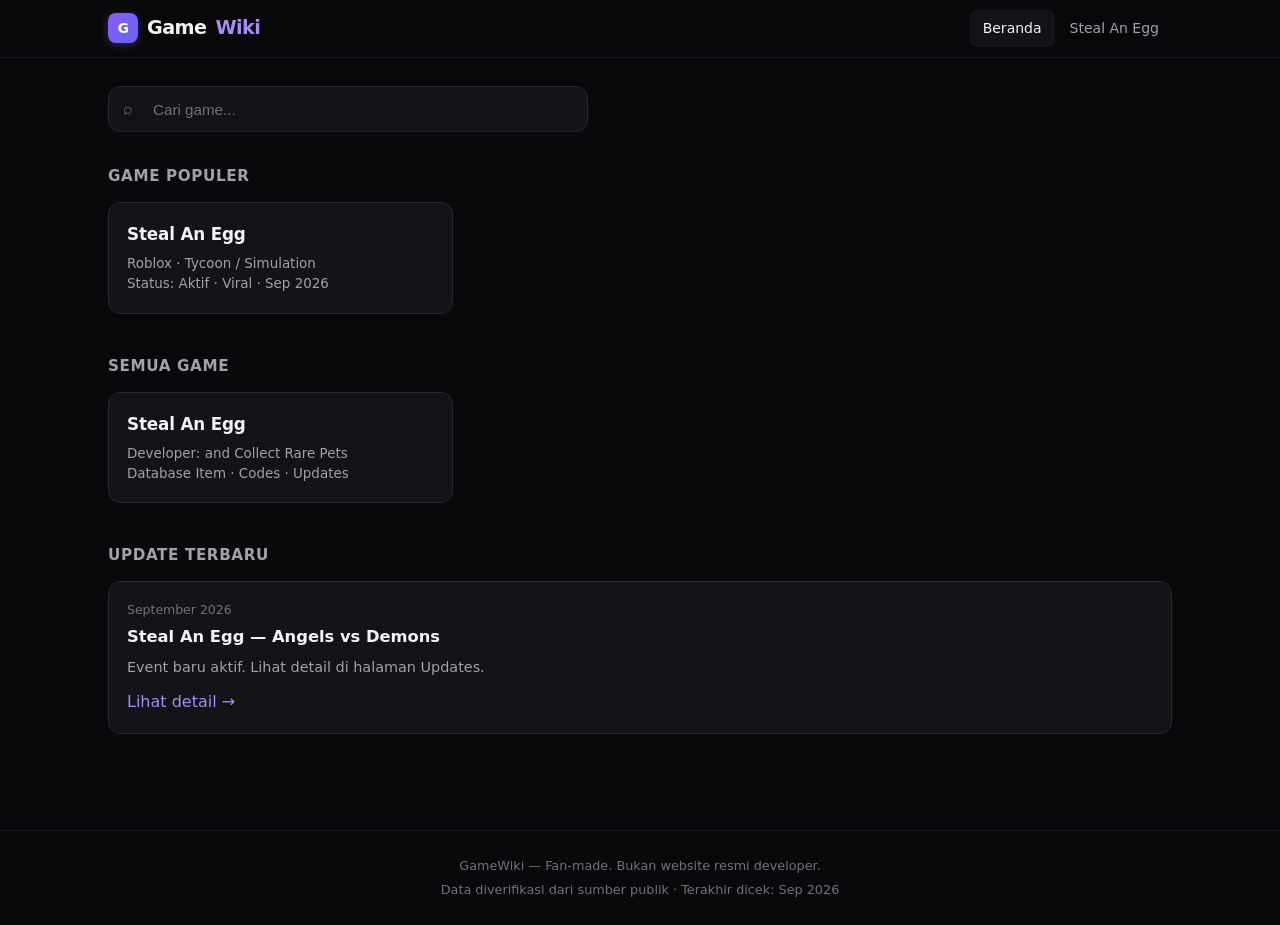
<file: index.html>
<!DOCTYPE html>
<html lang="id">
<head>
  <meta charset="UTF-8">
  <meta name="viewport" content="width=device-width, initial-scale=1.0">
  <title>GameWiki — Info Game Ringkas & Akurat</title>
  <meta name="description" content="Wiki game gratis. Informasi ringkas, akurat, dan mudah dicari. Fokus game Roblox yang sedang viral.">
  <link rel="stylesheet" href="style.css">
</head>
<body>
  <header class="header">
    <div class="header-inner">
      <a href="index.html" class="logo">
        <div class="logo-icon">G</div>
        Game<span>Wiki</span>
      </a>
      <nav class="nav">
        <a href="index.html" class="active">Beranda</a>
        <a href="games/steal-an-egg/">Steal An Egg</a>
      </nav>
    </div>
  </header>

  <main class="container">
    <div class="search-wrap">
      <div class="search-box">
        <span class="search-icon">⌕</span>
        <input type="search" id="global-search" placeholder="Cari game..." aria-label="Cari game" autocomplete="off">
      </div>
    </div>

    <section class="section">
      <h2 class="section-title">Game Populer</h2>
      <div class="card-grid">
        <a href="games/steal-an-egg/" class="card">
          <h3>Steal An Egg</h3>
          <div class="card-meta">
            Roblox · Tycoon / Simulation<br>
            Status: Aktif · Viral · Sep 2026
          </div>
        </a>
      </div>
    </section>

    <section class="section">
      <h2 class="section-title">Semua Game</h2>
      <div class="card-grid">
        <a href="games/steal-an-egg/" class="card">
          <h3>Steal An Egg</h3>
          <div class="card-meta">
            Developer: and Collect Rare Pets<br>
            Database Item · Codes · Updates
          </div>
        </a>
      </div>
    </section>

    <section class="section">
      <h2 class="section-title">Update Terbaru</h2>
      <div class="card update-card">
        <div class="update-date">September 2026</div>
        <div class="update-title">Steal An Egg — Angels vs Demons</div>
        <div class="update-content">Event baru aktif. Lihat detail di halaman Updates.</div>
        <div style="margin-top:10px">
          <a href="games/steal-an-egg/updates.html">Lihat detail →</a>
        </div>
      </div>
    </section>
  </main>

  <footer class="footer">
    <p>GameWiki — Fan-made. Bukan website resmi developer.</p>
    <p>Data diverifikasi dari sumber publik · Terakhir dicek: Sep 2026</p>
  </footer>

  <script src="script.js"></script>
</body>
</html>
</file>
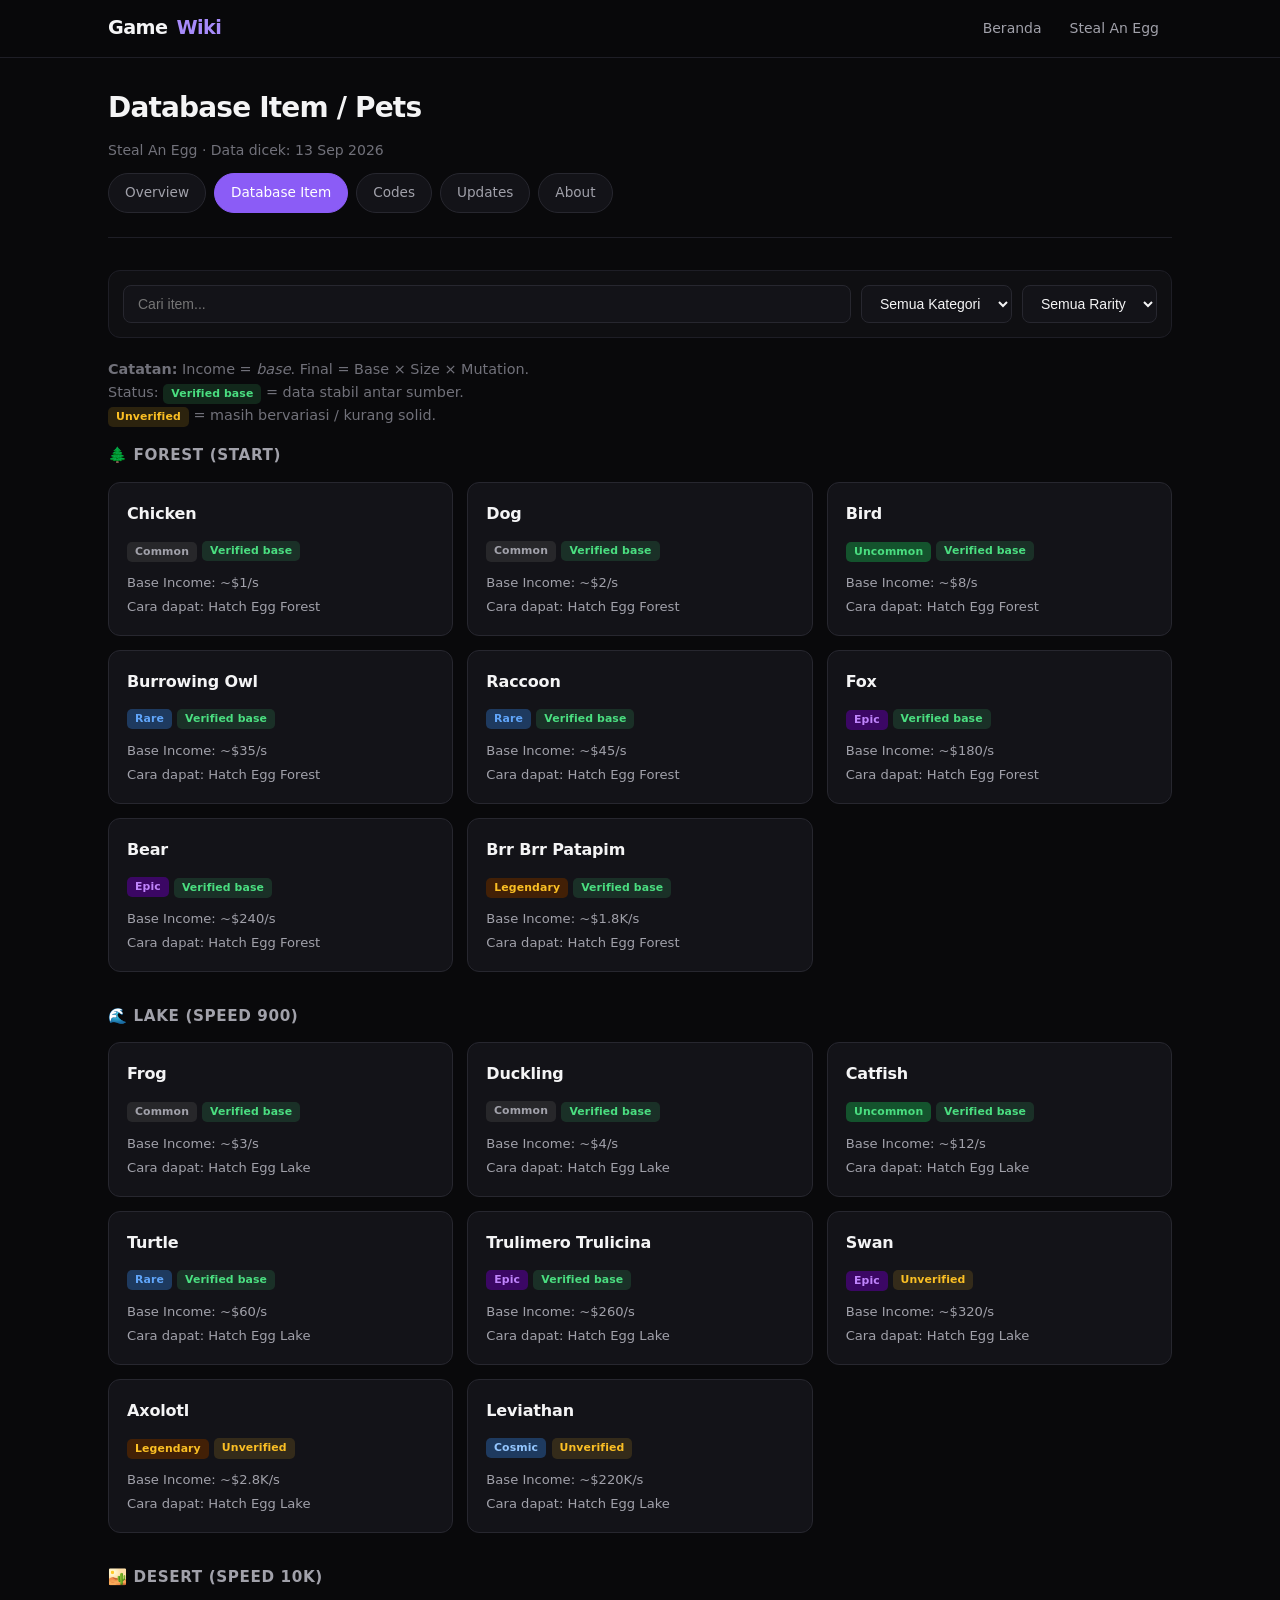
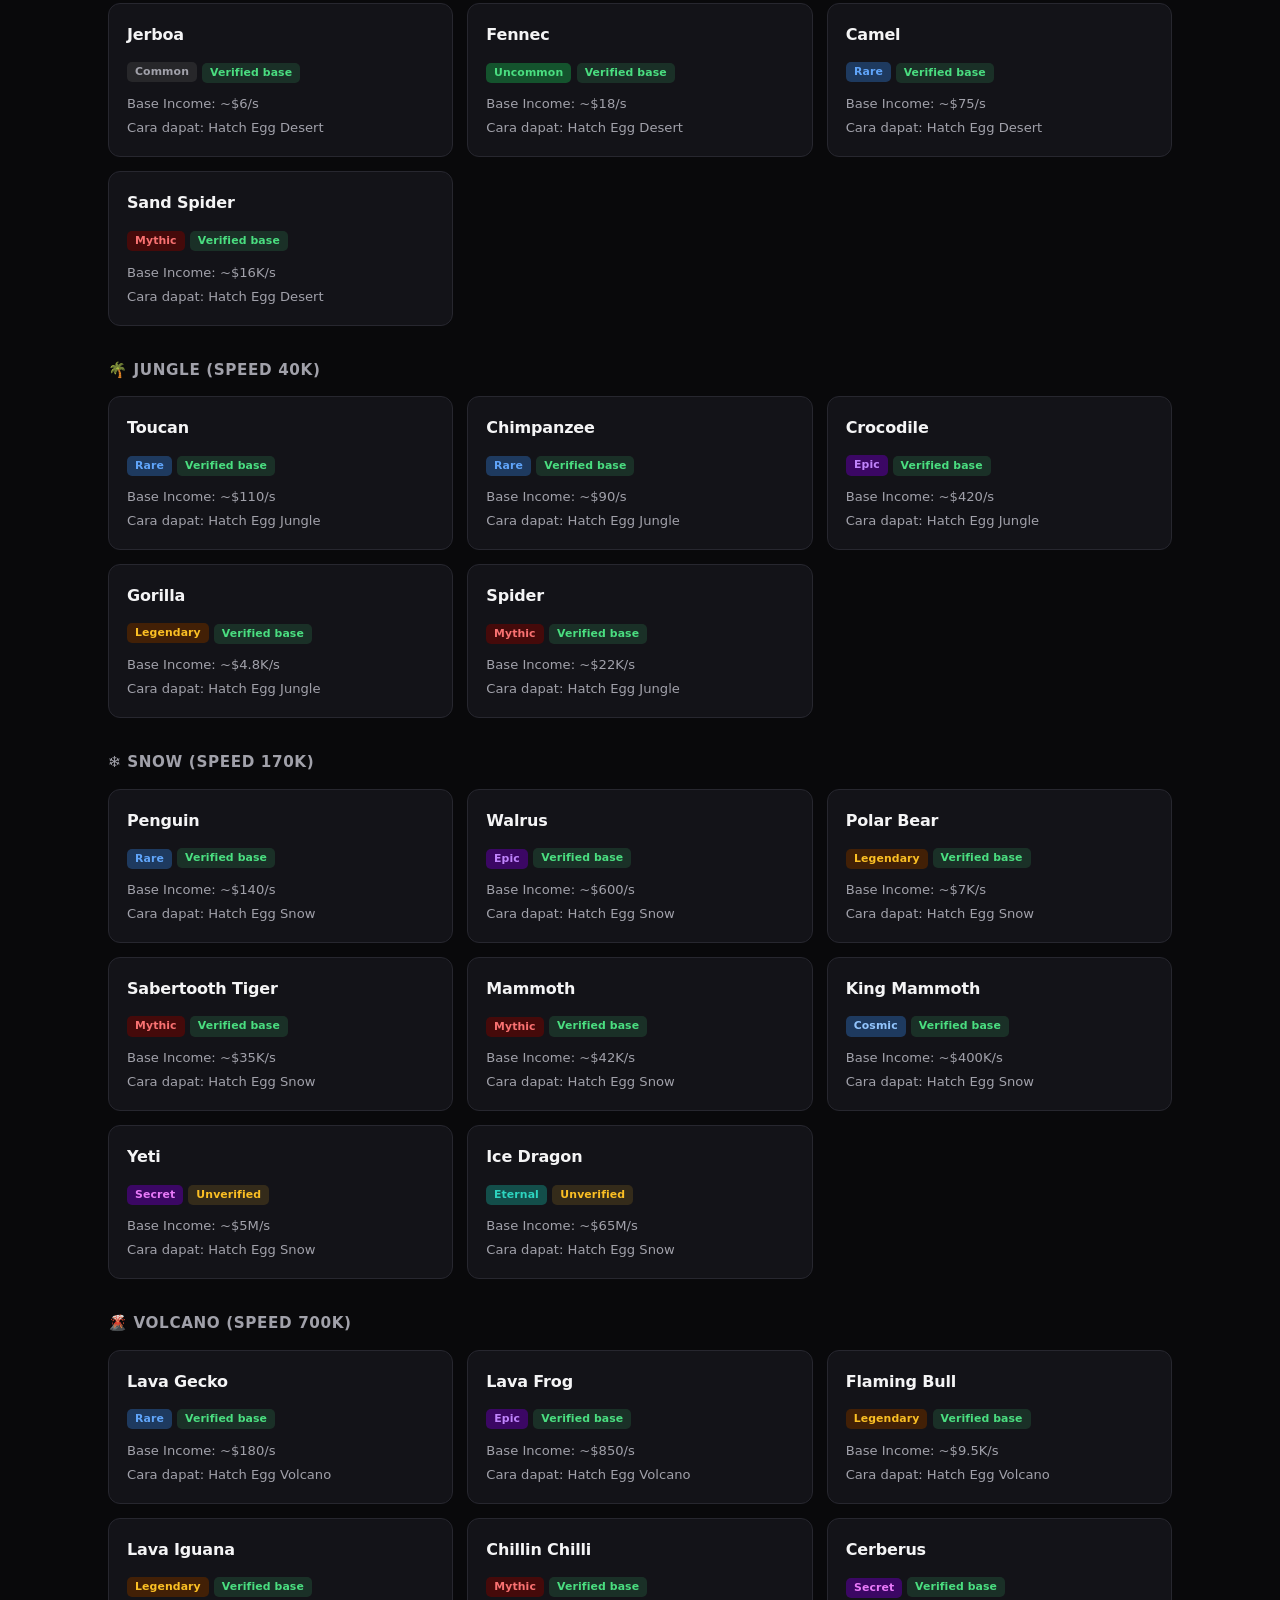
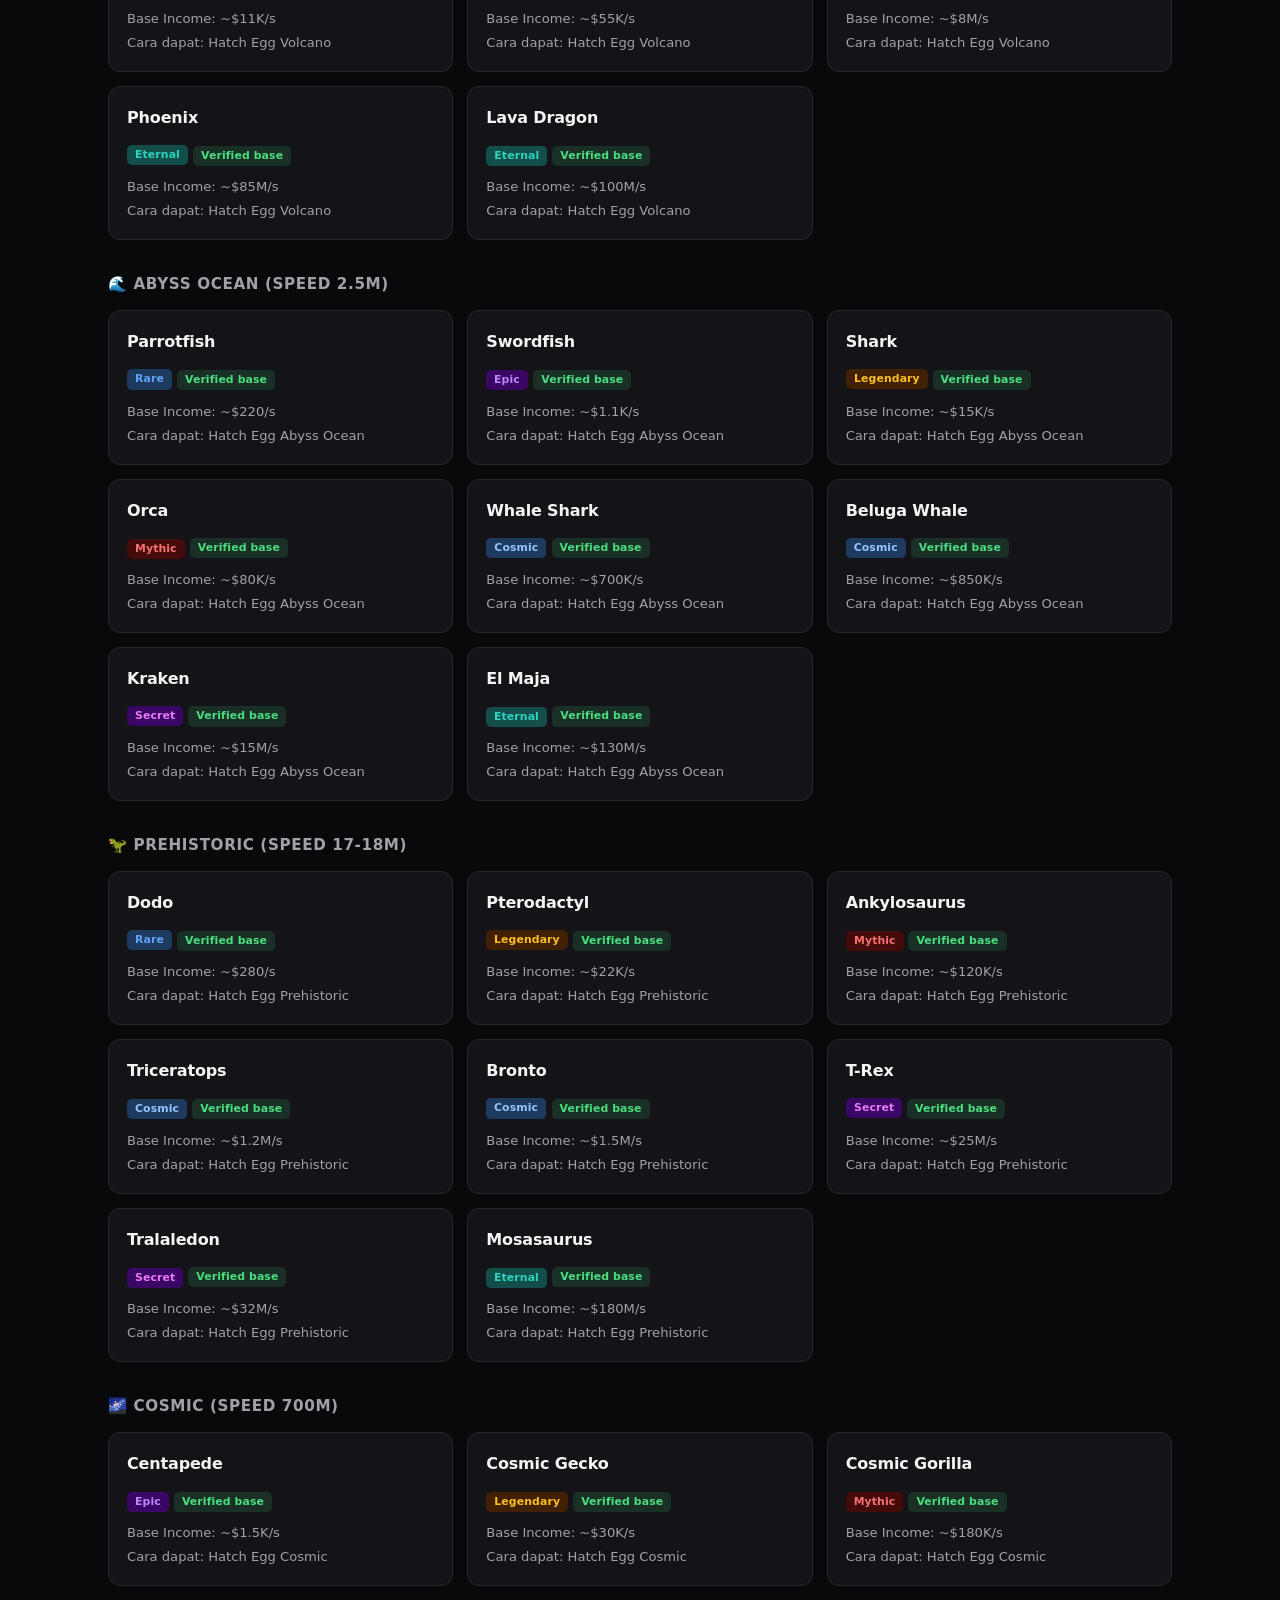
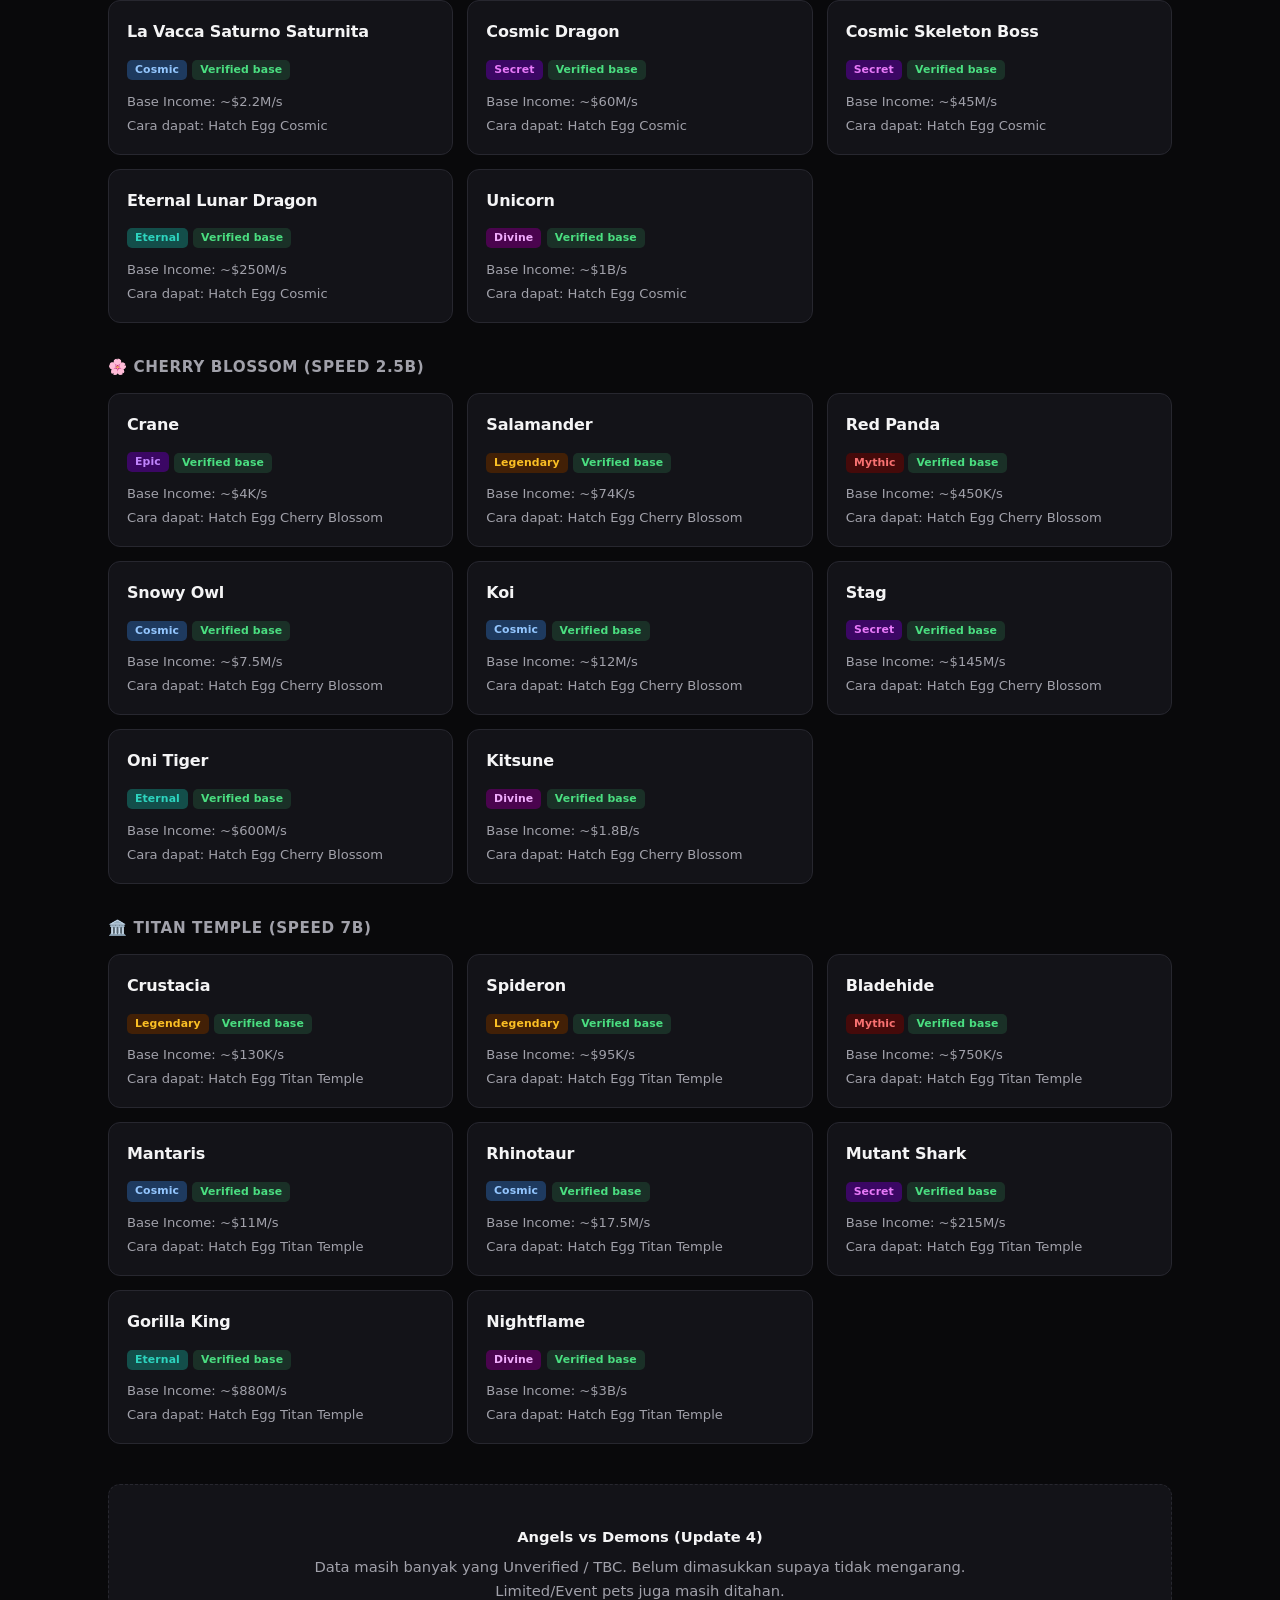
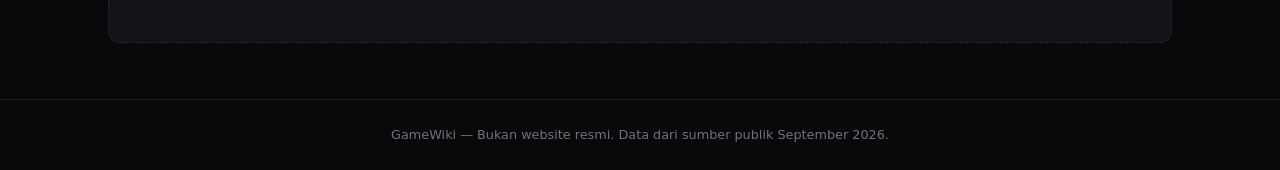
<file: index.HTML>
<!DOCTYPE html>
<html lang="id">
<head>
  <meta charset="UTF-8">
  <meta name="viewport" content="width=device-width, initial-scale=1.0">
  <title>Items / Pets — Steal An Egg | GameWiki</title>
  <link rel="stylesheet" href="../../style.css">
</head>
<body>
  <header class="header">
    <div class="header-inner">
      <a href="../../index.html" class="logo">Game<span>Wiki</span></a>
      <nav class="nav">
        <a href="../../index.html">Beranda</a>
        <a href="index.html">Steal An Egg</a>
      </nav>
    </div>
  </header>

  <main class="container">
    <div class="game-header">
      <h1>Database Item / Pets</h1>
      <p class="game-meta">Steal An Egg · Data dicek: 13 Sep 2026</p>
      <div class="game-nav">
        <a href="index.html">Overview</a>
        <a href="items.html" class="active">Database Item</a>
        <a href="codes.html">Codes</a>
        <a href="updates.html">Updates</a>
        <a href="about.html">About</a>
      </div>
    </div>

    <div class="filters">
      <input type="text" id="item-search" placeholder="Cari item...">
      <select id="category-filter">
        <option value="">Semua Kategori</option>
        <option value="pet">Pet</option>
      </select>
      <select id="rarity-filter">
        <option value="">Semua Rarity</option>
        <option value="common">Common</option>
        <option value="uncommon">Uncommon</option>
        <option value="rare">Rare</option>
        <option value="epic">Epic</option>
        <option value="legendary">Legendary</option>
        <option value="mythic">Mythic</option>
        <option value="cosmic">Cosmic</option>
        <option value="secret">Secret</option>
        <option value="eternal">Eternal</option>
        <option value="divine">Divine</option>
      </select>
    </div>

    <p style="color: var(--text-muted); font-size: 0.9rem; margin-bottom: 16px;">
      <strong>Catatan:</strong> Income = <em>base</em>. Final = Base × Size × Mutation.<br>
      Status: <span class="badge badge-verified">Verified base</span> = data stabil antar sumber.<br>
      <span class="badge badge-unverified">Unverified</span> = masih bervariasi / kurang solid.
    </p>

    <h2 class="section-title">🌲 Forest (Start)</h2>
    <div class="card-grid">
      <div class="card item-card" data-name="chicken" data-category="pet" data-rarity="common">
        <h3>Chicken</h3>
        <div><span class="badge badge-rarity-common">Common</span> <span class="badge badge-verified">Verified base</span></div>
        <div class="item-stats"><span>Base Income: ~$1/s</span><span>Cara dapat: Hatch Egg Forest</span></div>
      </div>
      <div class="card item-card" data-name="dog" data-category="pet" data-rarity="common">
        <h3>Dog</h3>
        <div><span class="badge badge-rarity-common">Common</span> <span class="badge badge-verified">Verified base</span></div>
        <div class="item-stats"><span>Base Income: ~$2/s</span><span>Cara dapat: Hatch Egg Forest</span></div>
      </div>
      <div class="card item-card" data-name="bird" data-category="pet" data-rarity="uncommon">
        <h3>Bird</h3>
        <div><span class="badge badge-rarity-uncommon">Uncommon</span> <span class="badge badge-verified">Verified base</span></div>
        <div class="item-stats"><span>Base Income: ~$8/s</span><span>Cara dapat: Hatch Egg Forest</span></div>
      </div>
      <div class="card item-card" data-name="burrowing owl" data-category="pet" data-rarity="rare">
        <h3>Burrowing Owl</h3>
        <div><span class="badge badge-rarity-rare">Rare</span> <span class="badge badge-verified">Verified base</span></div>
        <div class="item-stats"><span>Base Income: ~$35/s</span><span>Cara dapat: Hatch Egg Forest</span></div>
      </div>
      <div class="card item-card" data-name="raccoon" data-category="pet" data-rarity="rare">
        <h3>Raccoon</h3>
        <div><span class="badge badge-rarity-rare">Rare</span> <span class="badge badge-verified">Verified base</span></div>
        <div class="item-stats"><span>Base Income: ~$45/s</span><span>Cara dapat: Hatch Egg Forest</span></div>
      </div>
      <div class="card item-card" data-name="fox" data-category="pet" data-rarity="epic">
        <h3>Fox</h3>
        <div><span class="badge badge-rarity-epic">Epic</span> <span class="badge badge-verified">Verified base</span></div>
        <div class="item-stats"><span>Base Income: ~$180/s</span><span>Cara dapat: Hatch Egg Forest</span></div>
      </div>
      <div class="card item-card" data-name="bear" data-category="pet" data-rarity="epic">
        <h3>Bear</h3>
        <div><span class="badge badge-rarity-epic">Epic</span> <span class="badge badge-verified">Verified base</span></div>
        <div class="item-stats"><span>Base Income: ~$240/s</span><span>Cara dapat: Hatch Egg Forest</span></div>
      </div>
      <div class="card item-card" data-name="brr brr patapim" data-category="pet" data-rarity="legendary">
        <h3>Brr Brr Patapim</h3>
        <div><span class="badge badge-rarity-legendary">Legendary</span> <span class="badge badge-verified">Verified base</span></div>
        <div class="item-stats"><span>Base Income: ~$1.8K/s</span><span>Cara dapat: Hatch Egg Forest</span></div>
      </div>
    </div>

    <h2 class="section-title" style="margin-top:32px">🌊 Lake (Speed 900)</h2>
    <div class="card-grid">
      <div class="card item-card" data-name="frog" data-category="pet" data-rarity="common">
        <h3>Frog</h3>
        <div><span class="badge badge-rarity-common">Common</span> <span class="badge badge-verified">Verified base</span></div>
        <div class="item-stats"><span>Base Income: ~$3/s</span><span>Cara dapat: Hatch Egg Lake</span></div>
      </div>
      <div class="card item-card" data-name="duckling" data-category="pet" data-rarity="common">
        <h3>Duckling</h3>
        <div><span class="badge badge-rarity-common">Common</span> <span class="badge badge-verified">Verified base</span></div>
        <div class="item-stats"><span>Base Income: ~$4/s</span><span>Cara dapat: Hatch Egg Lake</span></div>
      </div>
      <div class="card item-card" data-name="catfish" data-category="pet" data-rarity="uncommon">
        <h3>Catfish</h3>
        <div><span class="badge badge-rarity-uncommon">Uncommon</span> <span class="badge badge-verified">Verified base</span></div>
        <div class="item-stats"><span>Base Income: ~$12/s</span><span>Cara dapat: Hatch Egg Lake</span></div>
      </div>
      <div class="card item-card" data-name="turtle" data-category="pet" data-rarity="rare">
        <h3>Turtle</h3>
        <div><span class="badge badge-rarity-rare">Rare</span> <span class="badge badge-verified">Verified base</span></div>
        <div class="item-stats"><span>Base Income: ~$60/s</span><span>Cara dapat: Hatch Egg Lake</span></div>
      </div>
      <div class="card item-card" data-name="trulimero trulicina" data-category="pet" data-rarity="epic">
        <h3>Trulimero Trulicina</h3>
        <div><span class="badge badge-rarity-epic">Epic</span> <span class="badge badge-verified">Verified base</span></div>
        <div class="item-stats"><span>Base Income: ~$260/s</span><span>Cara dapat: Hatch Egg Lake</span></div>
      </div>
      <div class="card item-card" data-name="swan" data-category="pet" data-rarity="epic">
        <h3>Swan</h3>
        <div><span class="badge badge-rarity-epic">Epic</span> <span class="badge badge-unverified">Unverified</span></div>
        <div class="item-stats"><span>Base Income: ~$320/s</span><span>Cara dapat: Hatch Egg Lake</span></div>
      </div>
      <div class="card item-card" data-name="axolotl" data-category="pet" data-rarity="legendary">
        <h3>Axolotl</h3>
        <div><span class="badge badge-rarity-legendary">Legendary</span> <span class="badge badge-unverified">Unverified</span></div>
        <div class="item-stats"><span>Base Income: ~$2.8K/s</span><span>Cara dapat: Hatch Egg Lake</span></div>
      </div>
      <div class="card item-card" data-name="leviathan" data-category="pet" data-rarity="cosmic">
        <h3>Leviathan</h3>
        <div><span class="badge badge-rarity-cosmic">Cosmic</span> <span class="badge badge-unverified">Unverified</span></div>
        <div class="item-stats"><span>Base Income: ~$220K/s</span><span>Cara dapat: Hatch Egg Lake</span></div>
      </div>
    </div>

    <h2 class="section-title" style="margin-top:32px">🏜️ Desert (Speed 10K)</h2>
    <div class="card-grid">
      <div class="card item-card" data-name="jerboa" data-category="pet" data-rarity="common">
        <h3>Jerboa</h3>
        <div><span class="badge badge-rarity-common">Common</span> <span class="badge badge-verified">Verified base</span></div>
        <div class="item-stats"><span>Base Income: ~$6/s</span><span>Cara dapat: Hatch Egg Desert</span></div>
      </div>
      <div class="card item-card" data-name="fennec" data-category="pet" data-rarity="uncommon">
        <h3>Fennec</h3>
        <div><span class="badge badge-rarity-uncommon">Uncommon</span> <span class="badge badge-verified">Verified base</span></div>
        <div class="item-stats"><span>Base Income: ~$18/s</span><span>Cara dapat: Hatch Egg Desert</span></div>
      </div>
      <div class="card item-card" data-name="camel" data-category="pet" data-rarity="rare">
        <h3>Camel</h3>
        <div><span class="badge badge-rarity-rare">Rare</span> <span class="badge badge-verified">Verified base</span></div>
        <div class="item-stats"><span>Base Income: ~$75/s</span><span>Cara dapat: Hatch Egg Desert</span></div>
      </div>
      <div class="card item-card" data-name="sand spider" data-category="pet" data-rarity="mythic">
        <h3>Sand Spider</h3>
        <div><span class="badge badge-rarity-mythic">Mythic</span> <span class="badge badge-verified">Verified base</span></div>
        <div class="item-stats"><span>Base Income: ~$16K/s</span><span>Cara dapat: Hatch Egg Desert</span></div>
      </div>
    </div>

    <h2 class="section-title" style="margin-top:32px">🌴 Jungle (Speed 40K)</h2>
    <div class="card-grid">
      <div class="card item-card" data-name="toucan" data-category="pet" data-rarity="rare">
        <h3>Toucan</h3>
        <div><span class="badge badge-rarity-rare">Rare</span> <span class="badge badge-verified">Verified base</span></div>
        <div class="item-stats"><span>Base Income: ~$110/s</span><span>Cara dapat: Hatch Egg Jungle</span></div>
      </div>
      <div class="card item-card" data-name="chimpanzee" data-category="pet" data-rarity="rare">
        <h3>Chimpanzee</h3>
        <div><span class="badge badge-rarity-rare">Rare</span> <span class="badge badge-verified">Verified base</span></div>
        <div class="item-stats"><span>Base Income: ~$90/s</span><span>Cara dapat: Hatch Egg Jungle</span></div>
      </div>
      <div class="card item-card" data-name="crocodile" data-category="pet" data-rarity="epic">
        <h3>Crocodile</h3>
        <div><span class="badge badge-rarity-epic">Epic</span> <span class="badge badge-verified">Verified base</span></div>
        <div class="item-stats"><span>Base Income: ~$420/s</span><span>Cara dapat: Hatch Egg Jungle</span></div>
      </div>
      <div class="card item-card" data-name="gorilla" data-category="pet" data-rarity="legendary">
        <h3>Gorilla</h3>
        <div><span class="badge badge-rarity-legendary">Legendary</span> <span class="badge badge-verified">Verified base</span></div>
        <div class="item-stats"><span>Base Income: ~$4.8K/s</span><span>Cara dapat: Hatch Egg Jungle</span></div>
      </div>
      <div class="card item-card" data-name="spider" data-category="pet" data-rarity="mythic">
        <h3>Spider</h3>
        <div><span class="badge badge-rarity-mythic">Mythic</span> <span class="badge badge-verified">Verified base</span></div>
        <div class="item-stats"><span>Base Income: ~$22K/s</span><span>Cara dapat: Hatch Egg Jungle</span></div>
      </div>
    </div>

    <h2 class="section-title" style="margin-top:32px">❄️ Snow (Speed 170K)</h2>
    <div class="card-grid">
      <div class="card item-card" data-name="penguin" data-category="pet" data-rarity="rare">
        <h3>Penguin</h3>
        <div><span class="badge badge-rarity-rare">Rare</span> <span class="badge badge-verified">Verified base</span></div>
        <div class="item-stats"><span>Base Income: ~$140/s</span><span>Cara dapat: Hatch Egg Snow</span></div>
      </div>
      <div class="card item-card" data-name="walrus" data-category="pet" data-rarity="epic">
        <h3>Walrus</h3>
        <div><span class="badge badge-rarity-epic">Epic</span> <span class="badge badge-verified">Verified base</span></div>
        <div class="item-stats"><span>Base Income: ~$600/s</span><span>Cara dapat: Hatch Egg Snow</span></div>
      </div>
      <div class="card item-card" data-name="polar bear" data-category="pet" data-rarity="legendary">
        <h3>Polar Bear</h3>
        <div><span class="badge badge-rarity-legendary">Legendary</span> <span class="badge badge-verified">Verified base</span></div>
        <div class="item-stats"><span>Base Income: ~$7K/s</span><span>Cara dapat: Hatch Egg Snow</span></div>
      </div>
      <div class="card item-card" data-name="sabertooth tiger" data-category="pet" data-rarity="mythic">
        <h3>Sabertooth Tiger</h3>
        <div><span class="badge badge-rarity-mythic">Mythic</span> <span class="badge badge-verified">Verified base</span></div>
        <div class="item-stats"><span>Base Income: ~$35K/s</span><span>Cara dapat: Hatch Egg Snow</span></div>
      </div>
      <div class="card item-card" data-name="mammoth" data-category="pet" data-rarity="mythic">
        <h3>Mammoth</h3>
        <div><span class="badge badge-rarity-mythic">Mythic</span> <span class="badge badge-verified">Verified base</span></div>
        <div class="item-stats"><span>Base Income: ~$42K/s</span><span>Cara dapat: Hatch Egg Snow</span></div>
      </div>
      <div class="card item-card" data-name="king mammoth" data-category="pet" data-rarity="cosmic">
        <h3>King Mammoth</h3>
        <div><span class="badge badge-rarity-cosmic">Cosmic</span> <span class="badge badge-verified">Verified base</span></div>
        <div class="item-stats"><span>Base Income: ~$400K/s</span><span>Cara dapat: Hatch Egg Snow</span></div>
      </div>
      <div class="card item-card" data-name="yeti" data-category="pet" data-rarity="secret">
        <h3>Yeti</h3>
        <div><span class="badge badge-rarity-secret">Secret</span> <span class="badge badge-unverified">Unverified</span></div>
        <div class="item-stats"><span>Base Income: ~$5M/s</span><span>Cara dapat: Hatch Egg Snow</span></div>
      </div>
      <div class="card item-card" data-name="ice dragon" data-category="pet" data-rarity="eternal">
        <h3>Ice Dragon</h3>
        <div><span class="badge badge-rarity-eternal">Eternal</span> <span class="badge badge-unverified">Unverified</span></div>
        <div class="item-stats"><span>Base Income: ~$65M/s</span><span>Cara dapat: Hatch Egg Snow</span></div>
      </div>
    </div>

        <!-- VOLCANO -->
    <h2 class="section-title" style="margin-top:32px">🌋 Volcano (Speed 700K)</h2>
    <div class="card-grid">
      <div class="card item-card" data-name="lava gecko" data-category="pet" data-rarity="rare">
        <h3>Lava Gecko</h3>
        <div><span class="badge badge-rarity-rare">Rare</span> <span class="badge badge-verified">Verified base</span></div>
        <div class="item-stats"><span>Base Income: ~$180/s</span><span>Cara dapat: Hatch Egg Volcano</span></div>
      </div>
      <div class="card item-card" data-name="lava frog" data-category="pet" data-rarity="epic">
        <h3>Lava Frog</h3>
        <div><span class="badge badge-rarity-epic">Epic</span> <span class="badge badge-verified">Verified base</span></div>
        <div class="item-stats"><span>Base Income: ~$850/s</span><span>Cara dapat: Hatch Egg Volcano</span></div>
      </div>
      <div class="card item-card" data-name="flaming bull" data-category="pet" data-rarity="legendary">
        <h3>Flaming Bull</h3>
        <div><span class="badge badge-rarity-legendary">Legendary</span> <span class="badge badge-verified">Verified base</span></div>
        <div class="item-stats"><span>Base Income: ~$9.5K/s</span><span>Cara dapat: Hatch Egg Volcano</span></div>
      </div>
      <div class="card item-card" data-name="lava iguana" data-category="pet" data-rarity="legendary">
        <h3>Lava Iguana</h3>
        <div><span class="badge badge-rarity-legendary">Legendary</span> <span class="badge badge-verified">Verified base</span></div>
        <div class="item-stats"><span>Base Income: ~$11K/s</span><span>Cara dapat: Hatch Egg Volcano</span></div>
      </div>
      <div class="card item-card" data-name="chillin chilli" data-category="pet" data-rarity="mythic">
        <h3>Chillin Chilli</h3>
        <div><span class="badge badge-rarity-mythic">Mythic</span> <span class="badge badge-verified">Verified base</span></div>
        <div class="item-stats"><span>Base Income: ~$55K/s</span><span>Cara dapat: Hatch Egg Volcano</span></div>
      </div>
      <div class="card item-card" data-name="cerberus" data-category="pet" data-rarity="secret">
        <h3>Cerberus</h3>
        <div><span class="badge badge-rarity-secret">Secret</span> <span class="badge badge-verified">Verified base</span></div>
        <div class="item-stats"><span>Base Income: ~$8M/s</span><span>Cara dapat: Hatch Egg Volcano</span></div>
      </div>
      <div class="card item-card" data-name="phoenix" data-category="pet" data-rarity="eternal">
        <h3>Phoenix</h3>
        <div><span class="badge badge-rarity-eternal">Eternal</span> <span class="badge badge-verified">Verified base</span></div>
        <div class="item-stats"><span>Base Income: ~$85M/s</span><span>Cara dapat: Hatch Egg Volcano</span></div>
      </div>
      <div class="card item-card" data-name="lava dragon" data-category="pet" data-rarity="eternal">
        <h3>Lava Dragon</h3>
        <div><span class="badge badge-rarity-eternal">Eternal</span> <span class="badge badge-verified">Verified base</span></div>
        <div class="item-stats"><span>Base Income: ~$100M/s</span><span>Cara dapat: Hatch Egg Volcano</span></div>
      </div>
    </div>

    <!-- ABYSS OCEAN -->
    <h2 class="section-title" style="margin-top:32px">🌊 Abyss Ocean (Speed 2.5M)</h2>
    <div class="card-grid">
      <div class="card item-card" data-name="parrotfish" data-category="pet" data-rarity="rare">
        <h3>Parrotfish</h3>
        <div><span class="badge badge-rarity-rare">Rare</span> <span class="badge badge-verified">Verified base</span></div>
        <div class="item-stats"><span>Base Income: ~$220/s</span><span>Cara dapat: Hatch Egg Abyss Ocean</span></div>
      </div>
      <div class="card item-card" data-name="swordfish" data-category="pet" data-rarity="epic">
        <h3>Swordfish</h3>
        <div><span class="badge badge-rarity-epic">Epic</span> <span class="badge badge-verified">Verified base</span></div>
        <div class="item-stats"><span>Base Income: ~$1.1K/s</span><span>Cara dapat: Hatch Egg Abyss Ocean</span></div>
      </div>
      <div class="card item-card" data-name="shark" data-category="pet" data-rarity="legendary">
        <h3>Shark</h3>
        <div><span class="badge badge-rarity-legendary">Legendary</span> <span class="badge badge-verified">Verified base</span></div>
        <div class="item-stats"><span>Base Income: ~$15K/s</span><span>Cara dapat: Hatch Egg Abyss Ocean</span></div>
      </div>
      <div class="card item-card" data-name="orca" data-category="pet" data-rarity="mythic">
        <h3>Orca</h3>
        <div><span class="badge badge-rarity-mythic">Mythic</span> <span class="badge badge-verified">Verified base</span></div>
        <div class="item-stats"><span>Base Income: ~$80K/s</span><span>Cara dapat: Hatch Egg Abyss Ocean</span></div>
      </div>
      <div class="card item-card" data-name="whale shark" data-category="pet" data-rarity="cosmic">
        <h3>Whale Shark</h3>
        <div><span class="badge badge-rarity-cosmic">Cosmic</span> <span class="badge badge-verified">Verified base</span></div>
        <div class="item-stats"><span>Base Income: ~$700K/s</span><span>Cara dapat: Hatch Egg Abyss Ocean</span></div>
      </div>
      <div class="card item-card" data-name="beluga whale" data-category="pet" data-rarity="cosmic">
        <h3>Beluga Whale</h3>
        <div><span class="badge badge-rarity-cosmic">Cosmic</span> <span class="badge badge-verified">Verified base</span></div>
        <div class="item-stats"><span>Base Income: ~$850K/s</span><span>Cara dapat: Hatch Egg Abyss Ocean</span></div>
      </div>
      <div class="card item-card" data-name="kraken" data-category="pet" data-rarity="secret">
        <h3>Kraken</h3>
        <div><span class="badge badge-rarity-secret">Secret</span> <span class="badge badge-verified">Verified base</span></div>
        <div class="item-stats"><span>Base Income: ~$15M/s</span><span>Cara dapat: Hatch Egg Abyss Ocean</span></div>
      </div>
      <div class="card item-card" data-name="el maja" data-category="pet" data-rarity="eternal">
        <h3>El Maja</h3>
        <div><span class="badge badge-rarity-eternal">Eternal</span> <span class="badge badge-verified">Verified base</span></div>
        <div class="item-stats"><span>Base Income: ~$130M/s</span><span>Cara dapat: Hatch Egg Abyss Ocean</span></div>
      </div>
    </div>

    <!-- PREHISTORIC -->
    <h2 class="section-title" style="margin-top:32px">🦖 Prehistoric (Speed 17-18M)</h2>
    <div class="card-grid">
      <div class="card item-card" data-name="dodo" data-category="pet" data-rarity="rare">
        <h3>Dodo</h3>
        <div><span class="badge badge-rarity-rare">Rare</span> <span class="badge badge-verified">Verified base</span></div>
        <div class="item-stats"><span>Base Income: ~$280/s</span><span>Cara dapat: Hatch Egg Prehistoric</span></div>
      </div>
      <div class="card item-card" data-name="pterodactyl" data-category="pet" data-rarity="legendary">
        <h3>Pterodactyl</h3>
        <div><span class="badge badge-rarity-legendary">Legendary</span> <span class="badge badge-verified">Verified base</span></div>
        <div class="item-stats"><span>Base Income: ~$22K/s</span><span>Cara dapat: Hatch Egg Prehistoric</span></div>
      </div>
      <div class="card item-card" data-name="ankylosaurus" data-category="pet" data-rarity="mythic">
        <h3>Ankylosaurus</h3>
        <div><span class="badge badge-rarity-mythic">Mythic</span> <span class="badge badge-verified">Verified base</span></div>
        <div class="item-stats"><span>Base Income: ~$120K/s</span><span>Cara dapat: Hatch Egg Prehistoric</span></div>
      </div>
      <div class="card item-card" data-name="triceratops" data-category="pet" data-rarity="cosmic">
        <h3>Triceratops</h3>
        <div><span class="badge badge-rarity-cosmic">Cosmic</span> <span class="badge badge-verified">Verified base</span></div>
        <div class="item-stats"><span>Base Income: ~$1.2M/s</span><span>Cara dapat: Hatch Egg Prehistoric</span></div>
      </div>
      <div class="card item-card" data-name="bronto" data-category="pet" data-rarity="cosmic">
        <h3>Bronto</h3>
        <div><span class="badge badge-rarity-cosmic">Cosmic</span> <span class="badge badge-verified">Verified base</span></div>
        <div class="item-stats"><span>Base Income: ~$1.5M/s</span><span>Cara dapat: Hatch Egg Prehistoric</span></div>
      </div>
      <div class="card item-card" data-name="t-rex" data-category="pet" data-rarity="secret">
        <h3>T-Rex</h3>
        <div><span class="badge badge-rarity-secret">Secret</span> <span class="badge badge-verified">Verified base</span></div>
        <div class="item-stats"><span>Base Income: ~$25M/s</span><span>Cara dapat: Hatch Egg Prehistoric</span></div>
      </div>
      <div class="card item-card" data-name="tralaledon" data-category="pet" data-rarity="secret">
        <h3>Tralaledon</h3>
        <div><span class="badge badge-rarity-secret">Secret</span> <span class="badge badge-verified">Verified base</span></div>
        <div class="item-stats"><span>Base Income: ~$32M/s</span><span>Cara dapat: Hatch Egg Prehistoric</span></div>
      </div>
      <div class="card item-card" data-name="mosasaurus" data-category="pet" data-rarity="eternal">
        <h3>Mosasaurus</h3>
        <div><span class="badge badge-rarity-eternal">Eternal</span> <span class="badge badge-verified">Verified base</span></div>
        <div class="item-stats"><span>Base Income: ~$180M/s</span><span>Cara dapat: Hatch Egg Prehistoric</span></div>
      </div>
    </div>

    <!-- COSMIC -->
    <h2 class="section-title" style="margin-top:32px">🌌 Cosmic (Speed 700M)</h2>
    <div class="card-grid">
      <div class="card item-card" data-name="centapede" data-category="pet" data-rarity="epic">
        <h3>Centapede</h3>
        <div><span class="badge badge-rarity-epic">Epic</span> <span class="badge badge-verified">Verified base</span></div>
        <div class="item-stats"><span>Base Income: ~$1.5K/s</span><span>Cara dapat: Hatch Egg Cosmic</span></div>
      </div>
      <div class="card item-card" data-name="cosmic gecko" data-category="pet" data-rarity="legendary">
        <h3>Cosmic Gecko</h3>
        <div><span class="badge badge-rarity-legendary">Legendary</span> <span class="badge badge-verified">Verified base</span></div>
        <div class="item-stats"><span>Base Income: ~$30K/s</span><span>Cara dapat: Hatch Egg Cosmic</span></div>
      </div>
      <div class="card item-card" data-name="cosmic gorilla" data-category="pet" data-rarity="mythic">
        <h3>Cosmic Gorilla</h3>
        <div><span class="badge badge-rarity-mythic">Mythic</span> <span class="badge badge-verified">Verified base</span></div>
        <div class="item-stats"><span>Base Income: ~$180K/s</span><span>Cara dapat: Hatch Egg Cosmic</span></div>
      </div>
      <div class="card item-card" data-name="la vacca saturno saturnita" data-category="pet" data-rarity="cosmic">
        <h3>La Vacca Saturno Saturnita</h3>
        <div><span class="badge badge-rarity-cosmic">Cosmic</span> <span class="badge badge-verified">Verified base</span></div>
        <div class="item-stats"><span>Base Income: ~$2.2M/s</span><span>Cara dapat: Hatch Egg Cosmic</span></div>
      </div>
      <div class="card item-card" data-name="cosmic dragon" data-category="pet" data-rarity="secret">
        <h3>Cosmic Dragon</h3>
        <div><span class="badge badge-rarity-secret">Secret</span> <span class="badge badge-verified">Verified base</span></div>
        <div class="item-stats"><span>Base Income: ~$60M/s</span><span>Cara dapat: Hatch Egg Cosmic</span></div>
      </div>
      <div class="card item-card" data-name="cosmic skeleton boss" data-category="pet" data-rarity="secret">
        <h3>Cosmic Skeleton Boss</h3>
        <div><span class="badge badge-rarity-secret">Secret</span> <span class="badge badge-verified">Verified base</span></div>
        <div class="item-stats"><span>Base Income: ~$45M/s</span><span>Cara dapat: Hatch Egg Cosmic</span></div>
      </div>
      <div class="card item-card" data-name="eternal lunar dragon" data-category="pet" data-rarity="eternal">
        <h3>Eternal Lunar Dragon</h3>
        <div><span class="badge badge-rarity-eternal">Eternal</span> <span class="badge badge-verified">Verified base</span></div>
        <div class="item-stats"><span>Base Income: ~$250M/s</span><span>Cara dapat: Hatch Egg Cosmic</span></div>
      </div>
      <div class="card item-card" data-name="unicorn" data-category="pet" data-rarity="divine">
        <h3>Unicorn</h3>
        <div><span class="badge badge-rarity-divine">Divine</span> <span class="badge badge-verified">Verified base</span></div>
        <div class="item-stats"><span>Base Income: ~$1B/s</span><span>Cara dapat: Hatch Egg Cosmic</span></div>
      </div>
    </div>

    <!-- CHERRY BLOSSOM -->
    <h2 class="section-title" style="margin-top:32px">🌸 Cherry Blossom (Speed 2.5B)</h2>
    <div class="card-grid">
      <div class="card item-card" data-name="crane" data-category="pet" data-rarity="epic">
        <h3>Crane</h3>
        <div><span class="badge badge-rarity-epic">Epic</span> <span class="badge badge-verified">Verified base</span></div>
        <div class="item-stats"><span>Base Income: ~$4K/s</span><span>Cara dapat: Hatch Egg Cherry Blossom</span></div>
      </div>
      <div class="card item-card" data-name="salamander" data-category="pet" data-rarity="legendary">
        <h3>Salamander</h3>
        <div><span class="badge badge-rarity-legendary">Legendary</span> <span class="badge badge-verified">Verified base</span></div>
        <div class="item-stats"><span>Base Income: ~$74K/s</span><span>Cara dapat: Hatch Egg Cherry Blossom</span></div>
      </div>
      <div class="card item-card" data-name="red panda" data-category="pet" data-rarity="mythic">
        <h3>Red Panda</h3>
        <div><span class="badge badge-rarity-mythic">Mythic</span> <span class="badge badge-verified">Verified base</span></div>
        <div class="item-stats"><span>Base Income: ~$450K/s</span><span>Cara dapat: Hatch Egg Cherry Blossom</span></div>
      </div>
      <div class="card item-card" data-name="snowy owl" data-category="pet" data-rarity="cosmic">
        <h3>Snowy Owl</h3>
        <div><span class="badge badge-rarity-cosmic">Cosmic</span> <span class="badge badge-verified">Verified base</span></div>
        <div class="item-stats"><span>Base Income: ~$7.5M/s</span><span>Cara dapat: Hatch Egg Cherry Blossom</span></div>
      </div>
      <div class="card item-card" data-name="koi" data-category="pet" data-rarity="cosmic">
        <h3>Koi</h3>
        <div><span class="badge badge-rarity-cosmic">Cosmic</span> <span class="badge badge-verified">Verified base</span></div>
        <div class="item-stats"><span>Base Income: ~$12M/s</span><span>Cara dapat: Hatch Egg Cherry Blossom</span></div>
      </div>
      <div class="card item-card" data-name="stag" data-category="pet" data-rarity="secret">
        <h3>Stag</h3>
        <div><span class="badge badge-rarity-secret">Secret</span> <span class="badge badge-verified">Verified base</span></div>
        <div class="item-stats"><span>Base Income: ~$145M/s</span><span>Cara dapat: Hatch Egg Cherry Blossom</span></div>
      </div>
      <div class="card item-card" data-name="oni tiger" data-category="pet" data-rarity="eternal">
        <h3>Oni Tiger</h3>
        <div><span class="badge badge-rarity-eternal">Eternal</span> <span class="badge badge-verified">Verified base</span></div>
        <div class="item-stats"><span>Base Income: ~$600M/s</span><span>Cara dapat: Hatch Egg Cherry Blossom</span></div>
      </div>
      <div class="card item-card" data-name="kitsune" data-category="pet" data-rarity="divine">
        <h3>Kitsune</h3>
        <div><span class="badge badge-rarity-divine">Divine</span> <span class="badge badge-verified">Verified base</span></div>
        <div class="item-stats"><span>Base Income: ~$1.8B/s</span><span>Cara dapat: Hatch Egg Cherry Blossom</span></div>
      </div>
    </div>

    <!-- TITAN TEMPLE -->
    <h2 class="section-title" style="margin-top:32px">🏛️ Titan Temple (Speed 7B)</h2>
    <div class="card-grid">
      <div class="card item-card" data-name="crustacia" data-category="pet" data-rarity="legendary">
        <h3>Crustacia</h3>
        <div><span class="badge badge-rarity-legendary">Legendary</span> <span class="badge badge-verified">Verified base</span></div>
        <div class="item-stats"><span>Base Income: ~$130K/s</span><span>Cara dapat: Hatch Egg Titan Temple</span></div>
      </div>
      <div class="card item-card" data-name="spideron" data-category="pet" data-rarity="legendary">
        <h3>Spideron</h3>
        <div><span class="badge badge-rarity-legendary">Legendary</span> <span class="badge badge-verified">Verified base</span></div>
        <div class="item-stats"><span>Base Income: ~$95K/s</span><span>Cara dapat: Hatch Egg Titan Temple</span></div>
      </div>
      <div class="card item-card" data-name="bladehide" data-category="pet" data-rarity="mythic">
        <h3>Bladehide</h3>
        <div><span class="badge badge-rarity-mythic">Mythic</span> <span class="badge badge-verified">Verified base</span></div>
        <div class="item-stats"><span>Base Income: ~$750K/s</span><span>Cara dapat: Hatch Egg Titan Temple</span></div>
      </div>
      <div class="card item-card" data-name="mantaris" data-category="pet" data-rarity="cosmic">
        <h3>Mantaris</h3>
        <div><span class="badge badge-rarity-cosmic">Cosmic</span> <span class="badge badge-verified">Verified base</span></div>
        <div class="item-stats"><span>Base Income: ~$11M/s</span><span>Cara dapat: Hatch Egg Titan Temple</span></div>
      </div>
      <div class="card item-card" data-name="rhinotaur" data-category="pet" data-rarity="cosmic">
        <h3>Rhinotaur</h3>
        <div><span class="badge badge-rarity-cosmic">Cosmic</span> <span class="badge badge-verified">Verified base</span></div>
        <div class="item-stats"><span>Base Income: ~$17.5M/s</span><span>Cara dapat: Hatch Egg Titan Temple</span></div>
      </div>
      <div class="card item-card" data-name="mutant shark" data-category="pet" data-rarity="secret">
        <h3>Mutant Shark</h3>
        <div><span class="badge badge-rarity-secret">Secret</span> <span class="badge badge-verified">Verified base</span></div>
        <div class="item-stats"><span>Base Income: ~$215M/s</span><span>Cara dapat: Hatch Egg Titan Temple</span></div>
      </div>
      <div class="card item-card" data-name="gorilla king" data-category="pet" data-rarity="eternal">
        <h3>Gorilla King</h3>
        <div><span class="badge badge-rarity-eternal">Eternal</span> <span class="badge badge-verified">Verified base</span></div>
        <div class="item-stats"><span>Base Income: ~$880M/s</span><span>Cara dapat: Hatch Egg Titan Temple</span></div>
      </div>
      <div class="card item-card" data-name="nightflame" data-category="pet" data-rarity="divine">
        <h3>Nightflame</h3>
        <div><span class="badge badge-rarity-divine">Divine</span> <span class="badge badge-verified">Verified base</span></div>
        <div class="item-stats"><span>Base Income: ~$3B/s</span><span>Cara dapat: Hatch Egg Titan Temple</span></div>
      </div>
    </div>

    <div class="empty-state" style="margin-top: 40px;">
      <p><strong>Angels vs Demons (Update 4)</strong></p>
      <p>Data masih banyak yang Unverified / TBC. Belum dimasukkan supaya tidak mengarang.</p>
      <p>Limited/Event pets juga masih ditahan.</p>
    </div>

  </main>

  <footer class="footer">
    <p>GameWiki — Bukan website resmi. Data dari sumber publik September 2026.</p>
  </footer>

  <script src="../../script.js"></script>
</body>
</html>
</file>
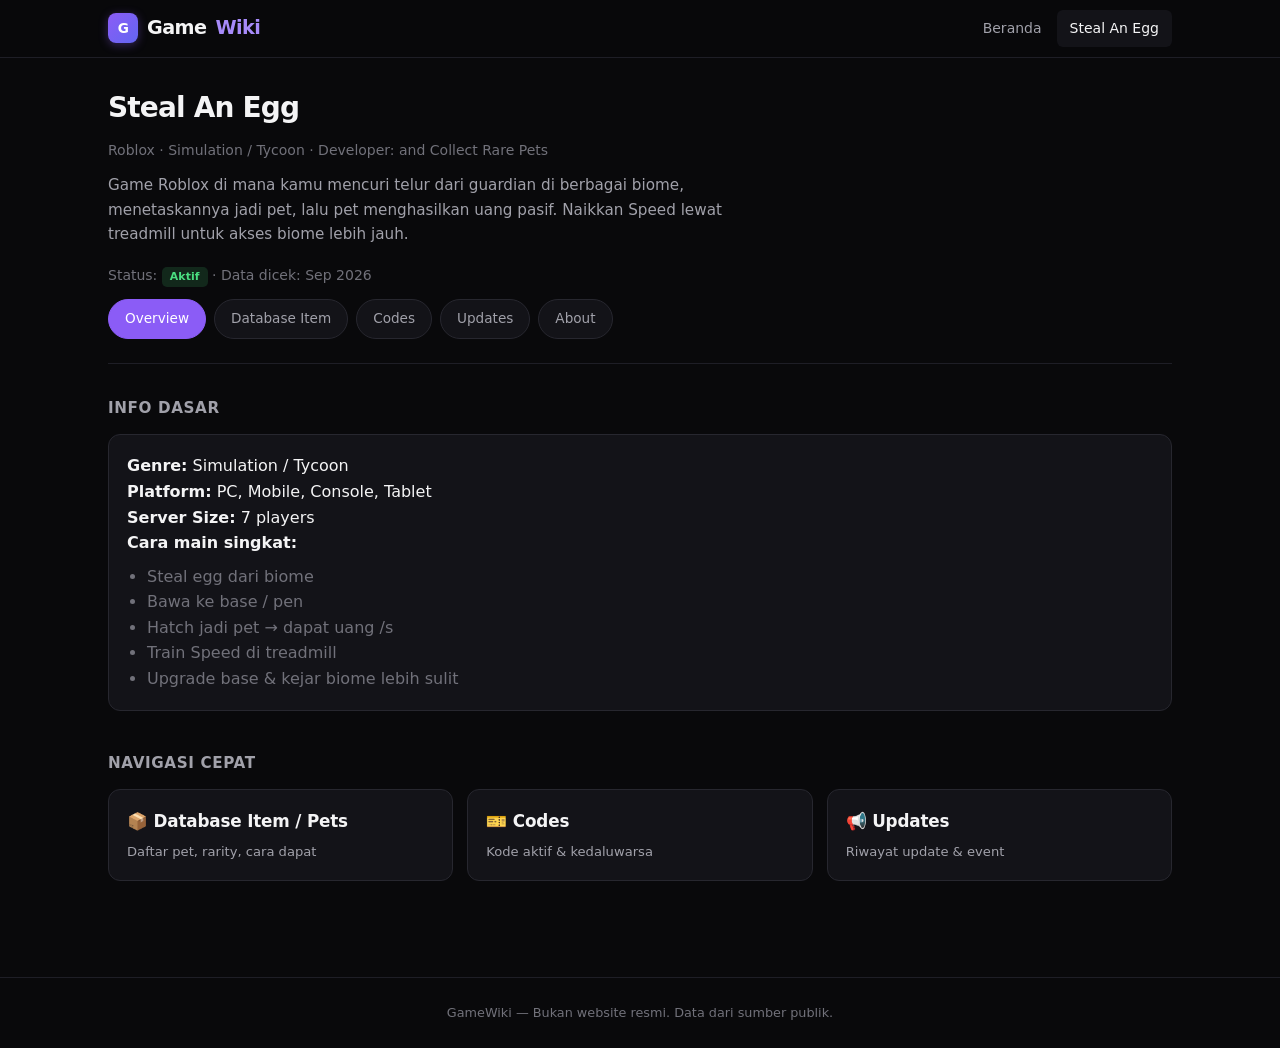
<file: games/steal-an-egg/index.html>
<!DOCTYPE html>
<html lang="id">
<head>
  <meta charset="UTF-8">
  <meta name="viewport" content="width=device-width, initial-scale=1.0">
  <title>Steal An Egg — GameWiki</title>
  <meta name="description" content="Info ringkas Steal An Egg Roblox: deskripsi, item, codes, updates.">
  <link rel="stylesheet" href="../../style.css">
</head>
<body>
  <header class="header">
    <div class="header-inner">
      <a href="../../index.html" class="logo">
        <div class="logo-icon">G</div>
        Game<span>Wiki</span>
      </a>
      <nav class="nav">
        <a href="../../index.html">Beranda</a>
        <a href="index.html" class="active">Steal An Egg</a>
      </nav>
    </div>
  </header>

  <main class="container">
    <div class="game-header">
      <h1>Steal An Egg</h1>
      <div class="game-meta">
        Roblox · Simulation / Tycoon · Developer: and Collect Rare Pets
      </div>
      <p class="game-desc">
        Game Roblox di mana kamu mencuri telur dari guardian di berbagai biome, 
        menetaskannya jadi pet, lalu pet menghasilkan uang pasif. 
        Naikkan Speed lewat treadmill untuk akses biome lebih jauh.
      </p>
      <p class="game-meta">
        Status: <span class="badge badge-verified">Aktif</span> · 
        Data dicek: Sep 2026
      </p>

      <div class="game-nav">
        <a href="index.html" class="active">Overview</a>
        <a href="items.html">Database Item</a>
        <a href="codes.html">Codes</a>
        <a href="updates.html">Updates</a>
        <a href="about.html">About</a>
      </div>
    </div>

    <section class="section">
      <h2 class="section-title">Info Dasar</h2>
      <div class="card">
        <p><strong>Genre:</strong> Simulation / Tycoon</p>
        <p><strong>Platform:</strong> PC, Mobile, Console, Tablet</p>
        <p><strong>Server Size:</strong> 7 players</p>
        <p><strong>Cara main singkat:</strong></p>
        <ul style="margin: 8px 0 0 20px; color: var(--text-muted);">
          <li>Steal egg dari biome</li>
          <li>Bawa ke base / pen</li>
          <li>Hatch jadi pet → dapat uang /s</li>
          <li>Train Speed di treadmill</li>
          <li>Upgrade base & kejar biome lebih sulit</li>
        </ul>
      </div>
    </section>

    <section class="section">
      <h2 class="section-title">Navigasi Cepat</h2>
      <div class="card-grid">
        <a href="items.html" class="card">
          <h3>📦 Database Item / Pets</h3>
          <p class="item-stats">Daftar pet, rarity, cara dapat</p>
        </a>
        <a href="codes.html" class="card">
          <h3>🎫 Codes</h3>
          <p class="item-stats">Kode aktif & kedaluwarsa</p>
        </a>
        <a href="updates.html" class="card">
          <h3>📢 Updates</h3>
          <p class="item-stats">Riwayat update & event</p>
        </a>
      </div>
    </section>
  </main>

  <footer class="footer">
    <p>GameWiki — Bukan website resmi. Data dari sumber publik.</p>
  </footer>

  <script src="../../script.js"></script>
</body>
</html>
</file>
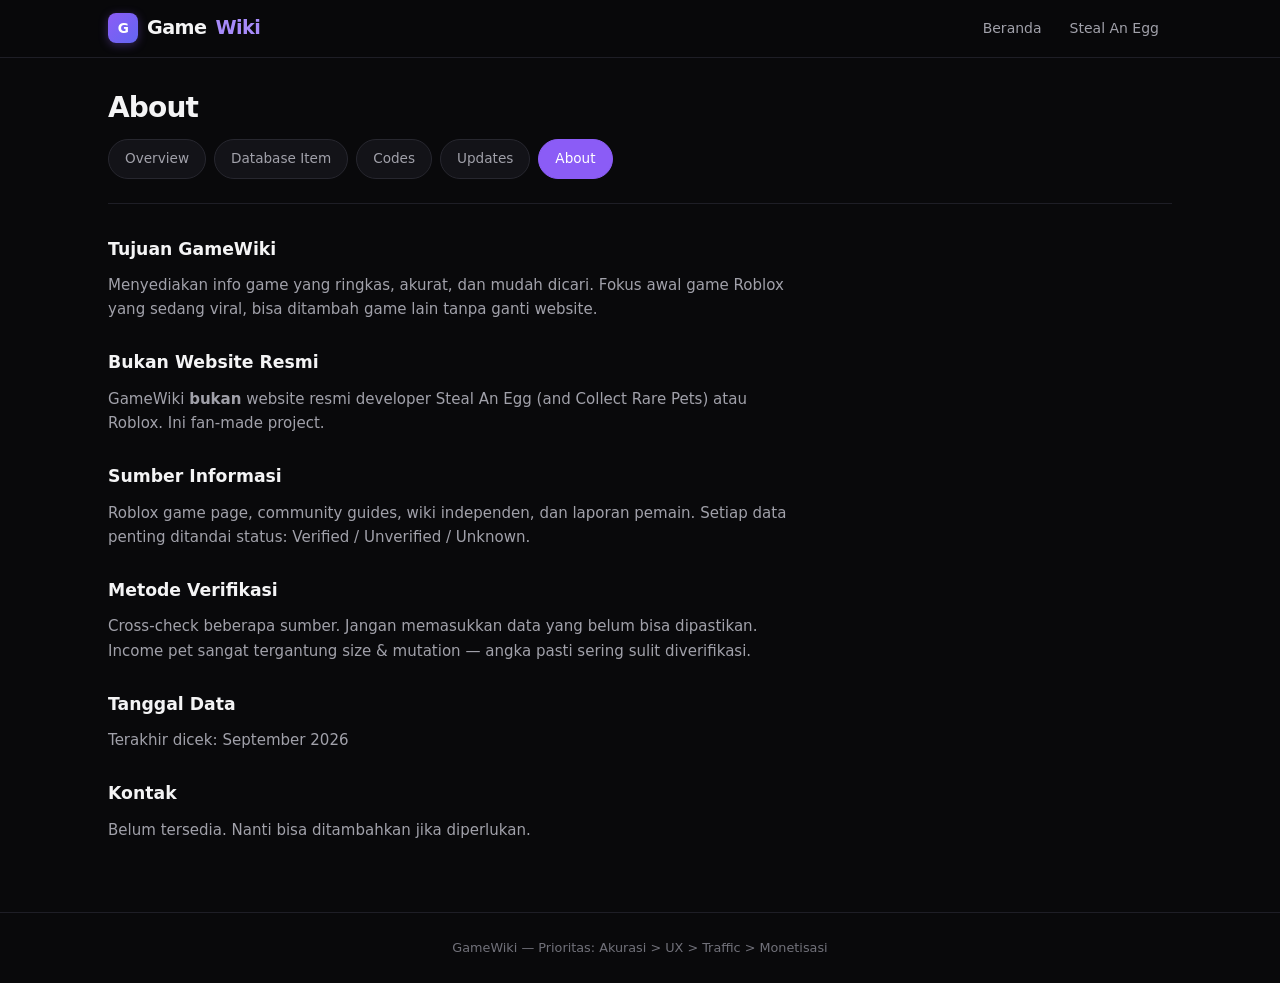
<file: about.HTML>
<!DOCTYPE html>
<html lang="id">
<head>
  <meta charset="UTF-8">
  <meta name="viewport" content="width=device-width, initial-scale=1.0">
  <title>About — Steal An Egg | GameWiki</title>
  <link rel="stylesheet" href="../../style.css">
</head>
<body>
  <header class="header">
    <div class="header-inner">
      <a href="../../index.html" class="logo">
        <div class="logo-icon">G</div>
        Game<span>Wiki</span>
      </a>
      <nav class="nav">
        <a href="../../index.html">Beranda</a>
        <a href="index.html">Steal An Egg</a>
      </nav>
    </div>
  </header>

  <main class="container">
    <div class="game-header">
      <h1>About</h1>
      <div class="game-nav">
        <a href="index.html">Overview</a>
        <a href="items.html">Database Item</a>
        <a href="codes.html">Codes</a>
        <a href="updates.html">Updates</a>
        <a href="about.html" class="active">About</a>
      </div>
    </div>

    <div class="about-content">
      <h3>Tujuan GameWiki</h3>
      <p>
        Menyediakan info game yang ringkas, akurat, dan mudah dicari. 
        Fokus awal game Roblox yang sedang viral, bisa ditambah game lain tanpa ganti website.
      </p>

      <h3>Bukan Website Resmi</h3>
      <p>
        GameWiki <strong>bukan</strong> website resmi developer Steal An Egg 
        (and Collect Rare Pets) atau Roblox. Ini fan-made project.
      </p>

      <h3>Sumber Informasi</h3>
      <p>
        Roblox game page, community guides, wiki independen, dan laporan pemain. 
        Setiap data penting ditandai status: Verified / Unverified / Unknown.
      </p>

      <h3>Metode Verifikasi</h3>
      <p>
        Cross-check beberapa sumber. Jangan memasukkan data yang belum bisa dipastikan. 
        Income pet sangat tergantung size & mutation — angka pasti sering sulit diverifikasi.
      </p>

      <h3>Tanggal Data</h3>
      <p>Terakhir dicek: September 2026</p>

      <h3>Kontak</h3>
      <p>Belum tersedia. Nanti bisa ditambahkan jika diperlukan.</p>
    </div>
  </main>

  <footer class="footer">
    <p>GameWiki — Prioritas: Akurasi > UX > Traffic > Monetisasi</p>
  </footer>

  <script src="../../script.js"></script>
</body>
</html>
</file>
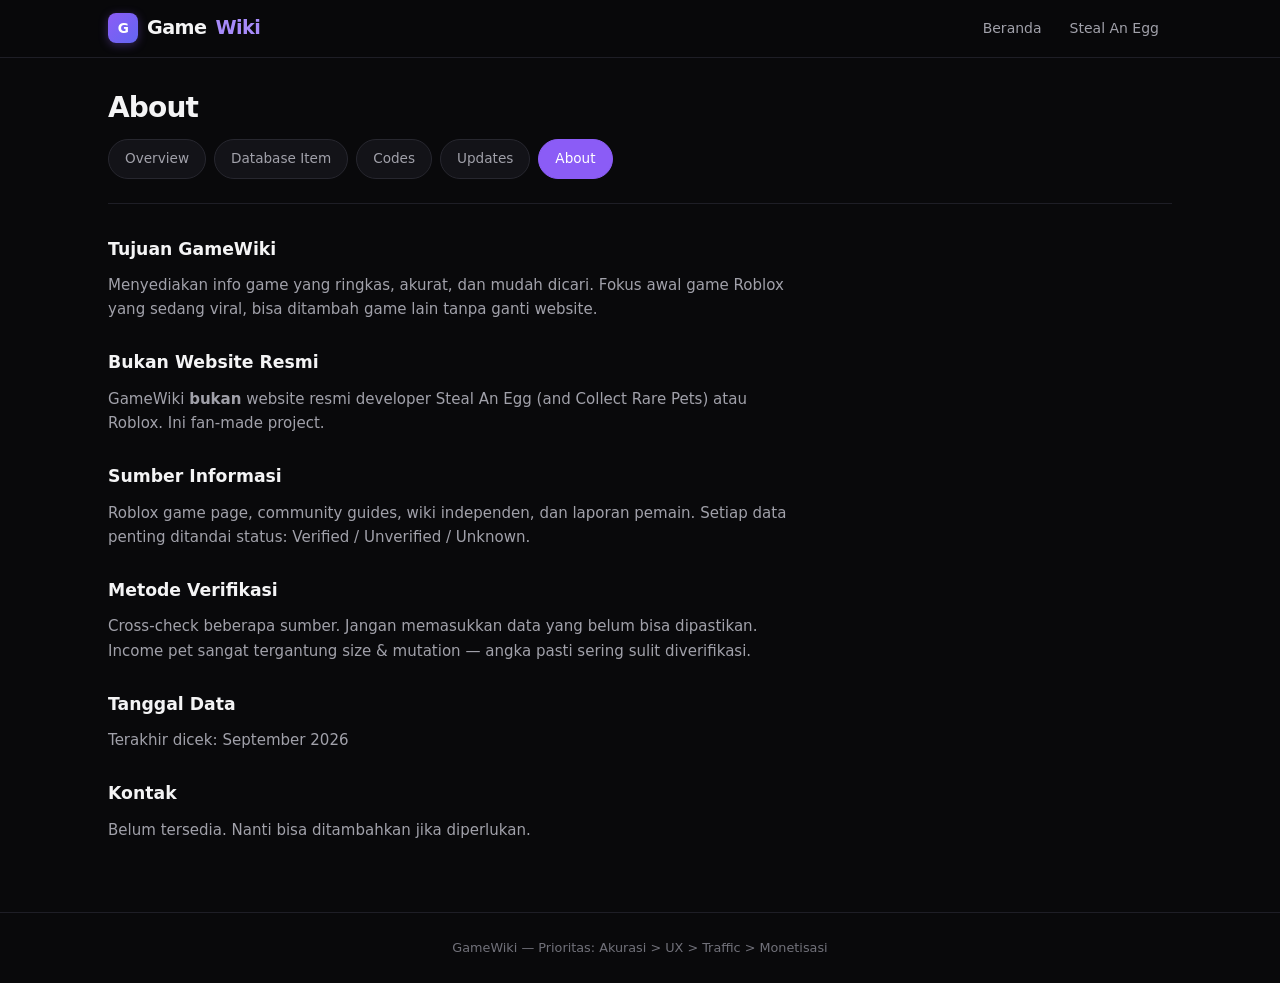
<file: about.html>
<!DOCTYPE html>
<html lang="id">
<head>
  <meta charset="UTF-8">
  <meta name="viewport" content="width=device-width, initial-scale=1.0">
  <title>About — Steal An Egg | GameWiki</title>
  <link rel="stylesheet" href="../../style.css">
</head>
<body>
  <header class="header">
    <div class="header-inner">
      <a href="../../index.html" class="logo">
        <div class="logo-icon">G</div>
        Game<span>Wiki</span>
      </a>
      <nav class="nav">
        <a href="../../index.html">Beranda</a>
        <a href="index.html">Steal An Egg</a>
      </nav>
    </div>
  </header>

  <main class="container">
    <div class="game-header">
      <h1>About</h1>
      <div class="game-nav">
        <a href="index.html">Overview</a>
        <a href="items.html">Database Item</a>
        <a href="codes.html">Codes</a>
        <a href="updates.html">Updates</a>
        <a href="about.html" class="active">About</a>
      </div>
    </div>

    <div class="about-content">
      <h3>Tujuan GameWiki</h3>
      <p>
        Menyediakan info game yang ringkas, akurat, dan mudah dicari. 
        Fokus awal game Roblox yang sedang viral, bisa ditambah game lain tanpa ganti website.
      </p>

      <h3>Bukan Website Resmi</h3>
      <p>
        GameWiki <strong>bukan</strong> website resmi developer Steal An Egg 
        (and Collect Rare Pets) atau Roblox. Ini fan-made project.
      </p>

      <h3>Sumber Informasi</h3>
      <p>
        Roblox game page, community guides, wiki independen, dan laporan pemain. 
        Setiap data penting ditandai status: Verified / Unverified / Unknown.
      </p>

      <h3>Metode Verifikasi</h3>
      <p>
        Cross-check beberapa sumber. Jangan memasukkan data yang belum bisa dipastikan. 
        Income pet sangat tergantung size & mutation — angka pasti sering sulit diverifikasi.
      </p>

      <h3>Tanggal Data</h3>
      <p>Terakhir dicek: September 2026</p>

      <h3>Kontak</h3>
      <p>Belum tersedia. Nanti bisa ditambahkan jika diperlukan.</p>
    </div>
  </main>

  <footer class="footer">
    <p>GameWiki — Prioritas: Akurasi > UX > Traffic > Monetisasi</p>
  </footer>

  <script src="../../script.js"></script>
</body>
</html>
</file>
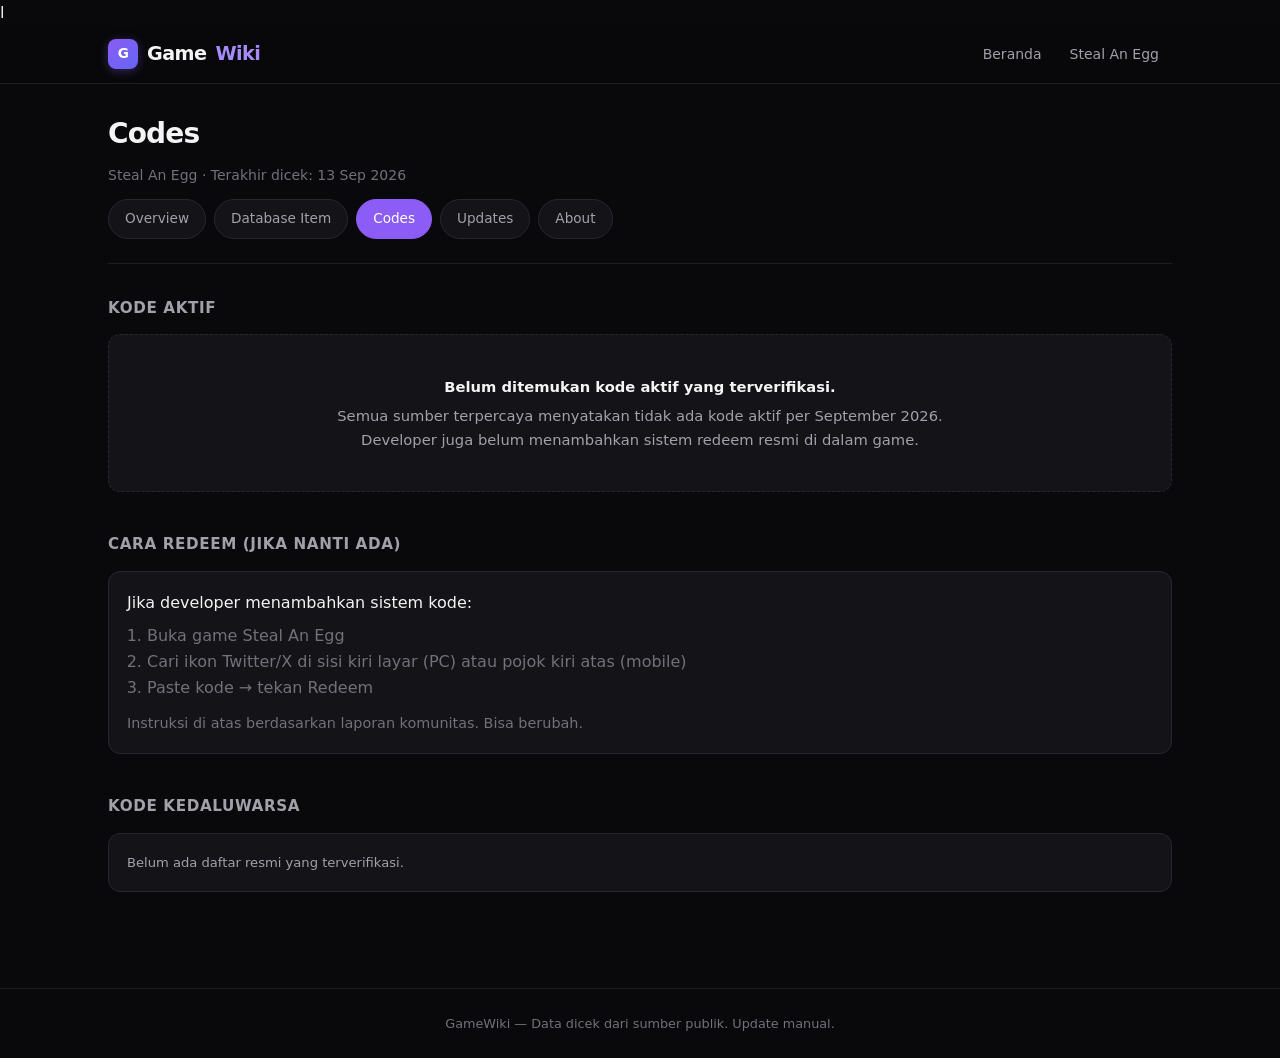
<file: codes.HTML>
l<!DOCTYPE html>
<html lang="id">
<head>
  <meta charset="UTF-8">
  <meta name="viewport" content="width=device-width, initial-scale=1.0">
  <title>Codes — Steal An Egg | GameWiki</title>
  <link rel="stylesheet" href="../../style.css">
</head>
<body>
  <header class="header">
    <div class="header-inner">
      <a href="../../index.html" class="logo">
        <div class="logo-icon">G</div>
        Game<span>Wiki</span>
      </a>
      <nav class="nav">
        <a href="../../index.html">Beranda</a>
        <a href="index.html">Steal An Egg</a>
      </nav>
    </div>
  </header>

  <main class="container">
    <div class="game-header">
      <h1>Codes</h1>
      <p class="game-meta">Steal An Egg · Terakhir dicek: 13 Sep 2026</p>
      <div class="game-nav">
        <a href="index.html">Overview</a>
        <a href="items.html">Database Item</a>
        <a href="codes.html" class="active">Codes</a>
        <a href="updates.html">Updates</a>
        <a href="about.html">About</a>
      </div>
    </div>

    <section class="section">
      <h2 class="section-title">Kode Aktif</h2>
      <div class="empty-state">
        <p><strong>Belum ditemukan kode aktif yang terverifikasi.</strong></p>
        <p>Semua sumber terpercaya menyatakan tidak ada kode aktif per September 2026.</p>
        <p>Developer juga belum menambahkan sistem redeem resmi di dalam game.</p>
      </div>
    </section>

    <section class="section">
      <h2 class="section-title">Cara Redeem (jika nanti ada)</h2>
      <div class="card">
        <p>Jika developer menambahkan sistem kode:</p>
        <ol style="margin: 8px 0 0 20px; color: var(--text-muted);">
          <li>Buka game Steal An Egg</li>
          <li>Cari ikon Twitter/X di sisi kiri layar (PC) atau pojok kiri atas (mobile)</li>
          <li>Paste kode → tekan Redeem</li>
        </ol>
        <p style="margin-top: 12px; font-size: 0.9rem; color: var(--text-muted);">
          Instruksi di atas berdasarkan laporan komunitas. Bisa berubah.
        </p>
      </div>
    </section>

    <section class="section">
      <h2 class="section-title">Kode Kedaluwarsa</h2>
      <div class="card">
        <p class="item-stats">Belum ada daftar resmi yang terverifikasi.</p>
      </div>
    </section>
  </main>

  <footer class="footer">
    <p>GameWiki — Data dicek dari sumber publik. Update manual.</p>
  </footer>

  <script src="../../script.js"></script>
</body>
</html>
</file>
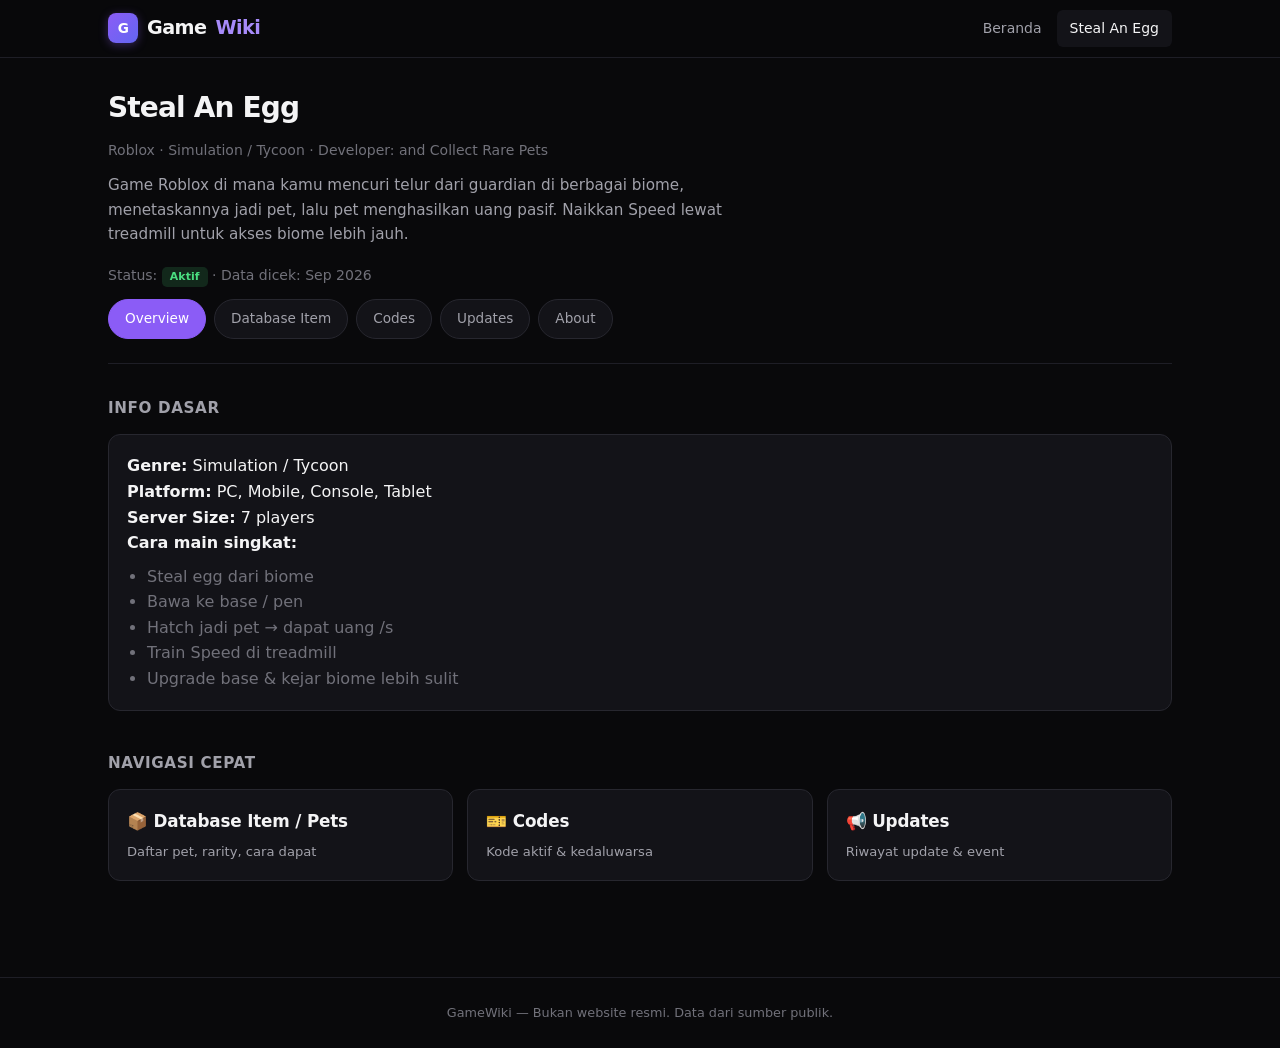
<file: index2.html>
<!DOCTYPE html>
<html lang="id">
<head>
  <meta charset="UTF-8">
  <meta name="viewport" content="width=device-width, initial-scale=1.0">
  <title>Steal An Egg — GameWiki</title>
  <meta name="description" content="Info ringkas Steal An Egg Roblox: deskripsi, item, codes, updates.">
  <link rel="stylesheet" href="../../style.css">
</head>
<body>
  <header class="header">
    <div class="header-inner">
      <a href="../../index.html" class="logo">
        <div class="logo-icon">G</div>
        Game<span>Wiki</span>
      </a>
      <nav class="nav">
        <a href="../../index.html">Beranda</a>
        <a href="index.html" class="active">Steal An Egg</a>
      </nav>
    </div>
  </header>

  <main class="container">
    <div class="game-header">
      <h1>Steal An Egg</h1>
      <div class="game-meta">
        Roblox · Simulation / Tycoon · Developer: and Collect Rare Pets
      </div>
      <p class="game-desc">
        Game Roblox di mana kamu mencuri telur dari guardian di berbagai biome, 
        menetaskannya jadi pet, lalu pet menghasilkan uang pasif. 
        Naikkan Speed lewat treadmill untuk akses biome lebih jauh.
      </p>
      <p class="game-meta">
        Status: <span class="badge badge-verified">Aktif</span> · 
        Data dicek: Sep 2026
      </p>

      <div class="game-nav">
        <a href="index.html" class="active">Overview</a>
        <a href="items.html">Database Item</a>
        <a href="codes.html">Codes</a>
        <a href="updates.html">Updates</a>
        <a href="about.html">About</a>
      </div>
    </div>

    <section class="section">
      <h2 class="section-title">Info Dasar</h2>
      <div class="card">
        <p><strong>Genre:</strong> Simulation / Tycoon</p>
        <p><strong>Platform:</strong> PC, Mobile, Console, Tablet</p>
        <p><strong>Server Size:</strong> 7 players</p>
        <p><strong>Cara main singkat:</strong></p>
        <ul style="margin: 8px 0 0 20px; color: var(--text-muted);">
          <li>Steal egg dari biome</li>
          <li>Bawa ke base / pen</li>
          <li>Hatch jadi pet → dapat uang /s</li>
          <li>Train Speed di treadmill</li>
          <li>Upgrade base & kejar biome lebih sulit</li>
        </ul>
      </div>
    </section>

    <section class="section">
      <h2 class="section-title">Navigasi Cepat</h2>
      <div class="card-grid">
        <a href="items.html" class="card">
          <h3>📦 Database Item / Pets</h3>
          <p class="item-stats">Daftar pet, rarity, cara dapat</p>
        </a>
        <a href="codes.html" class="card">
          <h3>🎫 Codes</h3>
          <p class="item-stats">Kode aktif & kedaluwarsa</p>
        </a>
        <a href="updates.html" class="card">
          <h3>📢 Updates</h3>
          <p class="item-stats">Riwayat update & event</p>
        </a>
      </div>
    </section>
  </main>

  <footer class="footer">
    <p>GameWiki — Bukan website resmi. Data dari sumber publik.</p>
  </footer>

  <script src="../../script.js"></script>
</body>
</html>
</file>
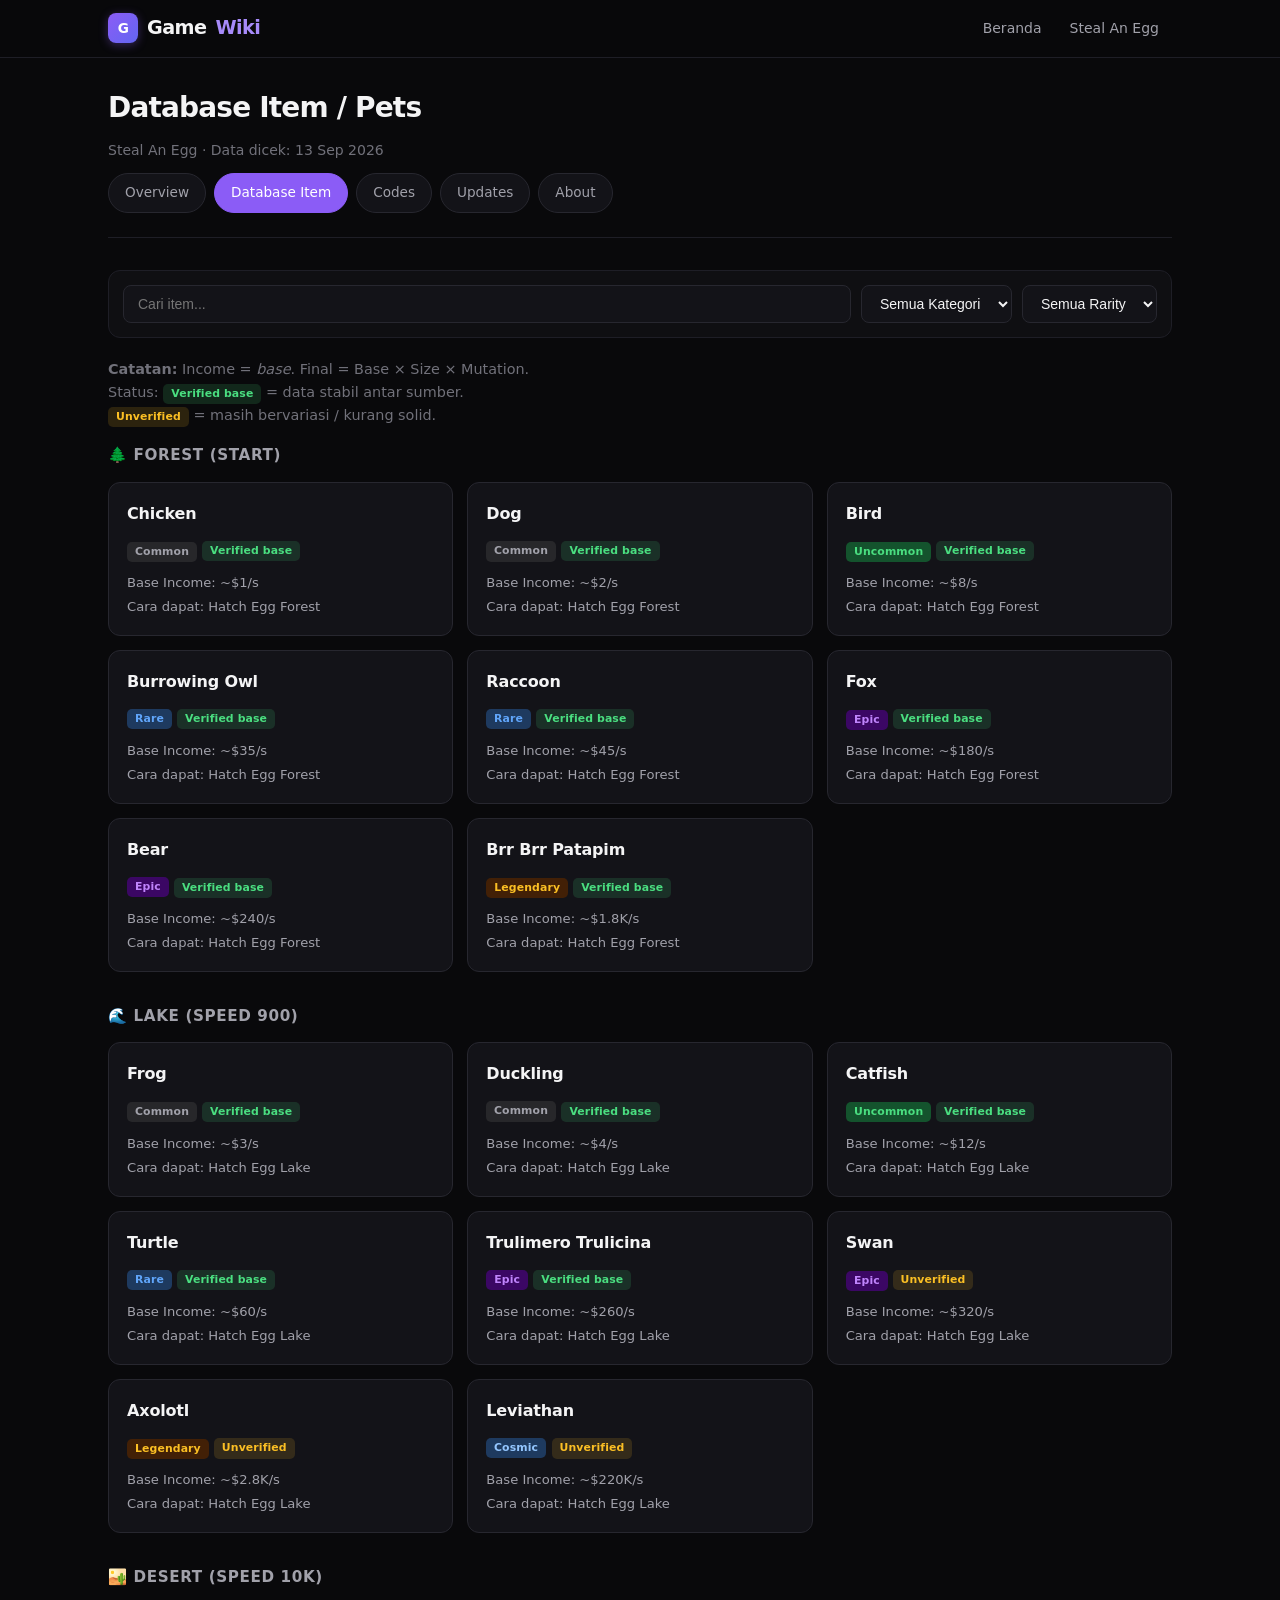
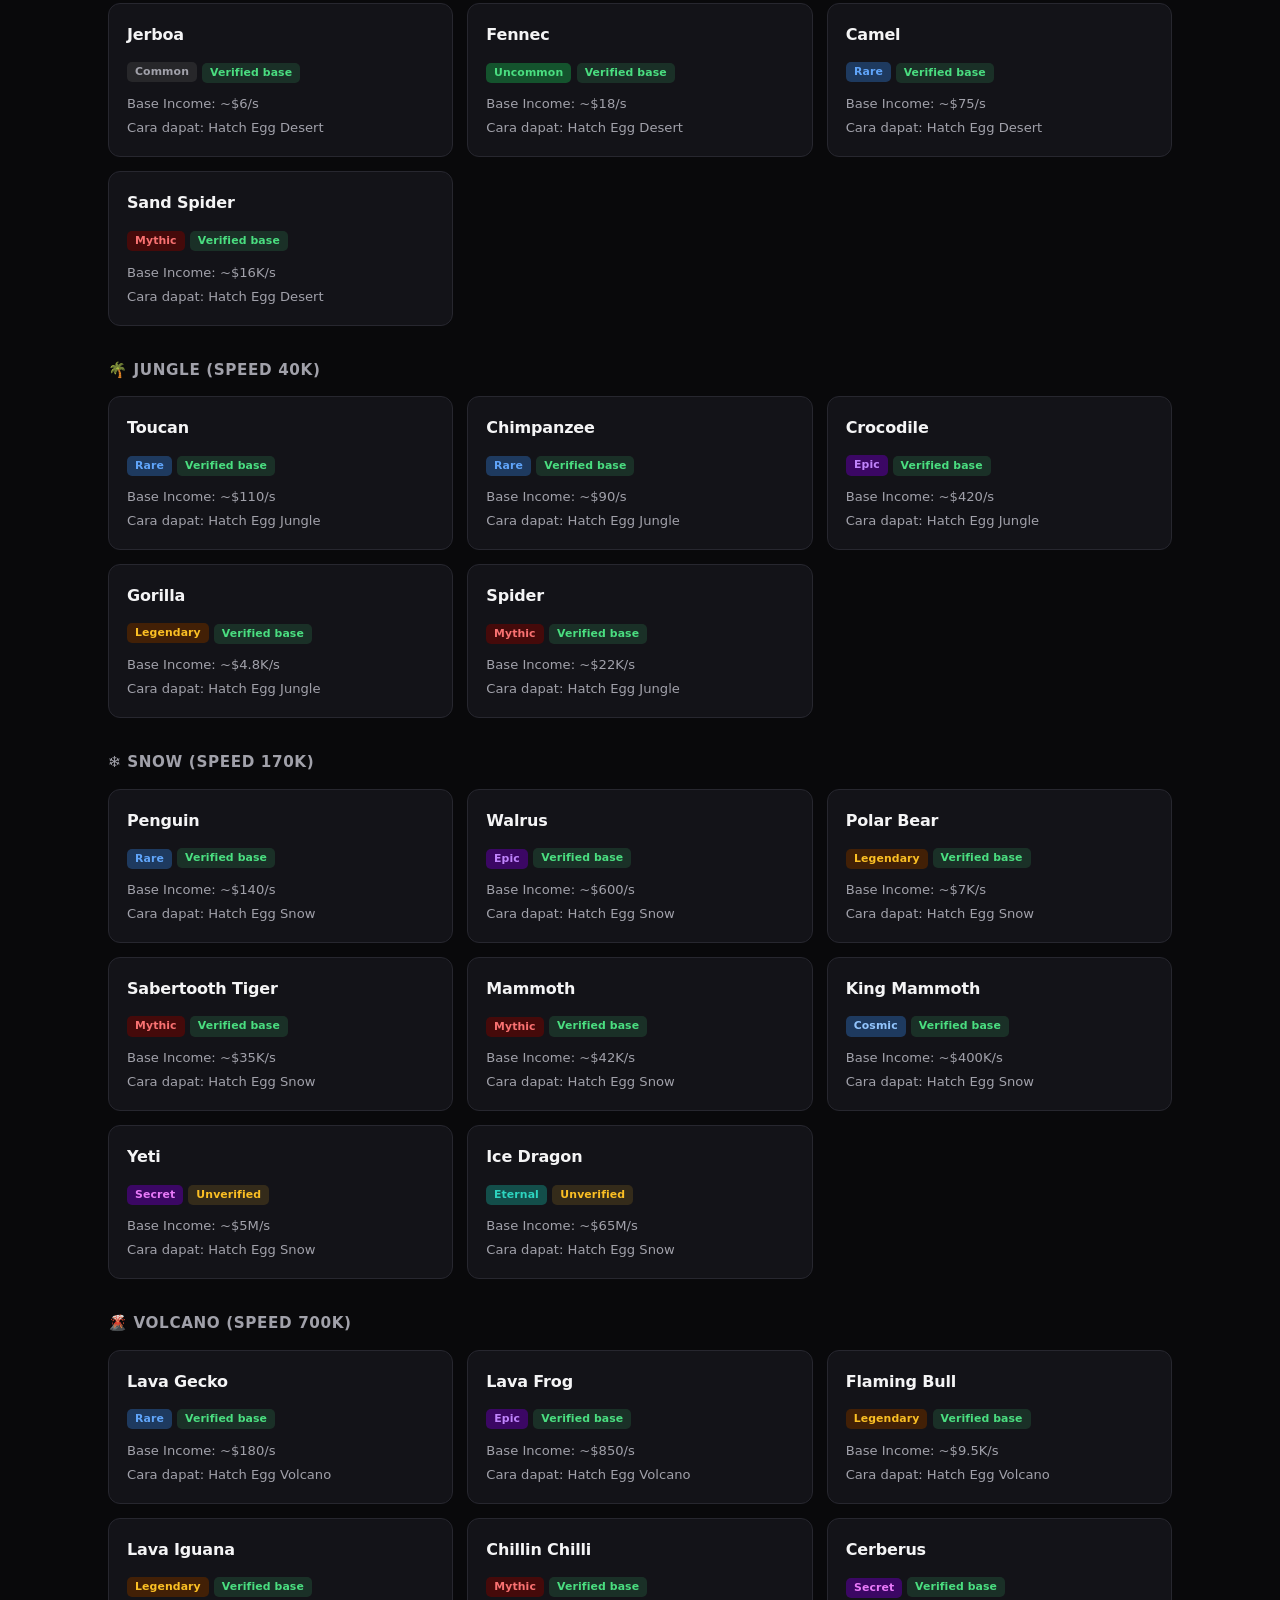
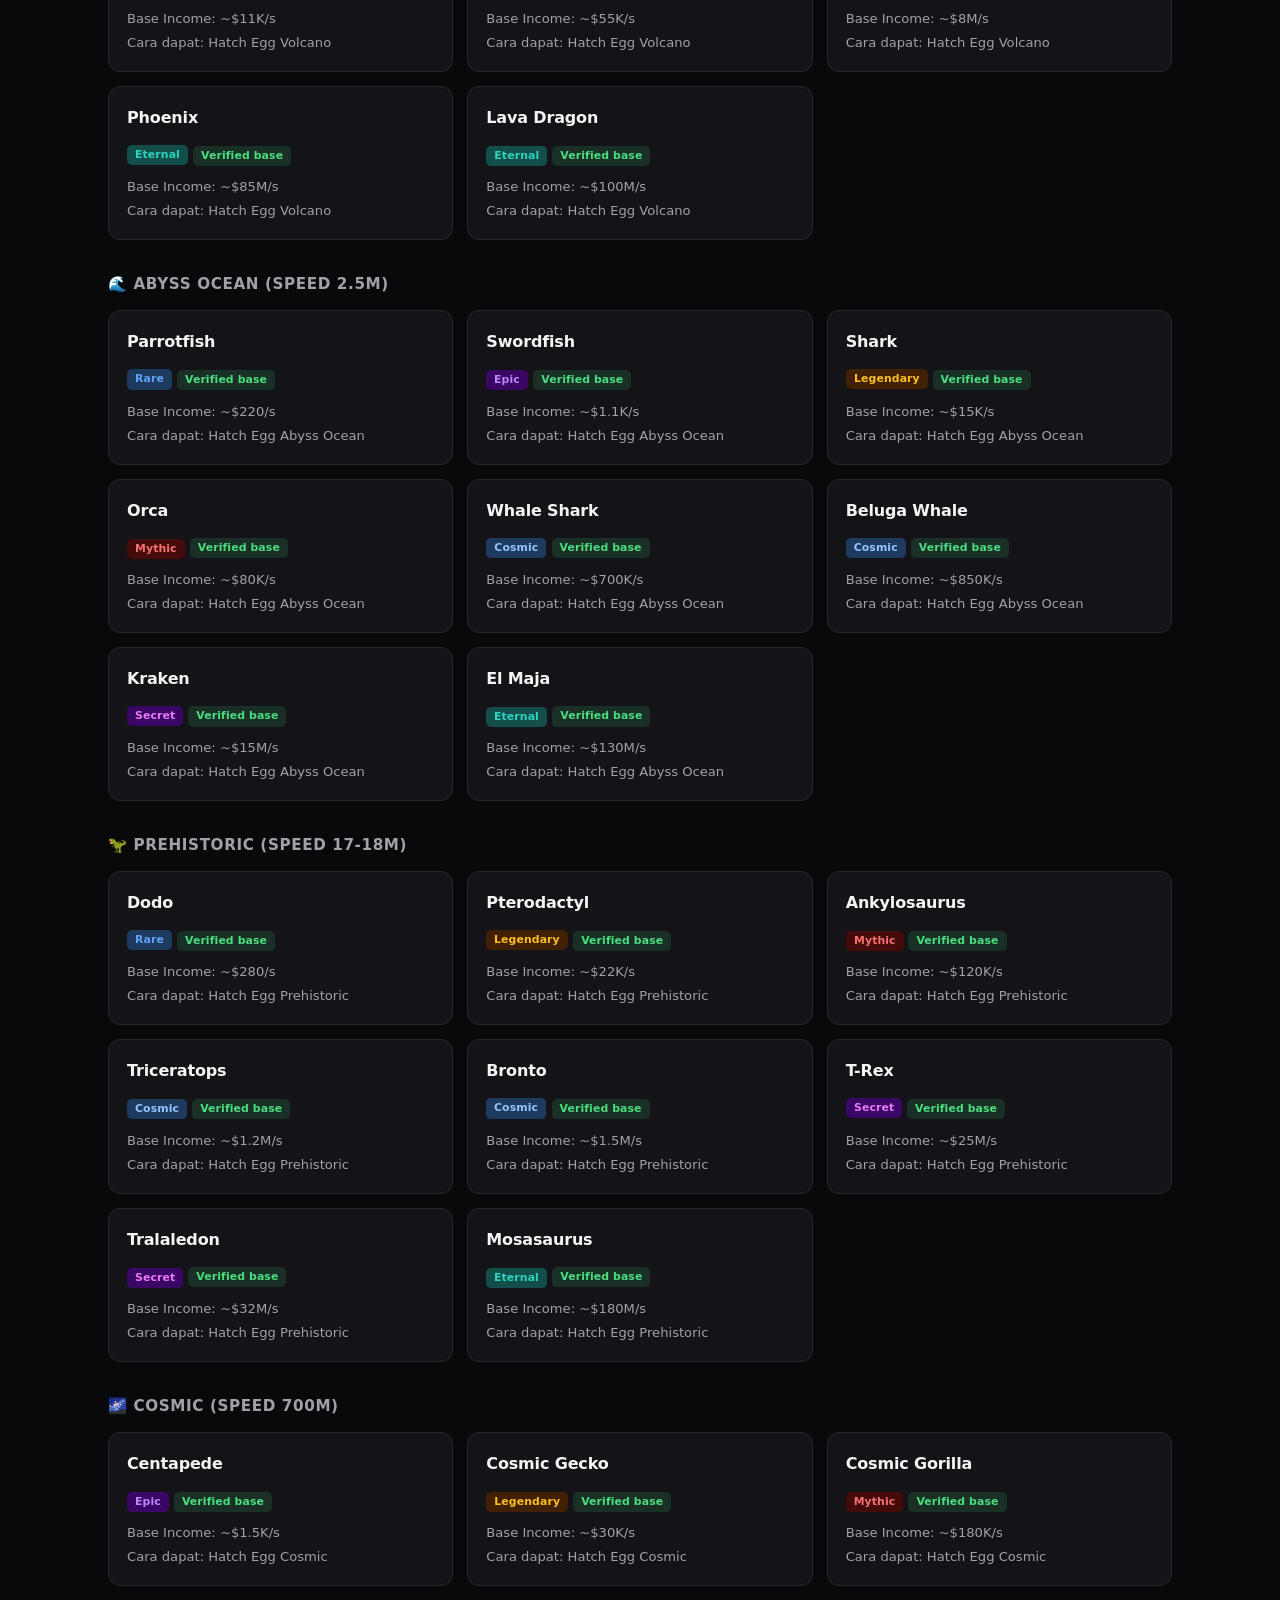
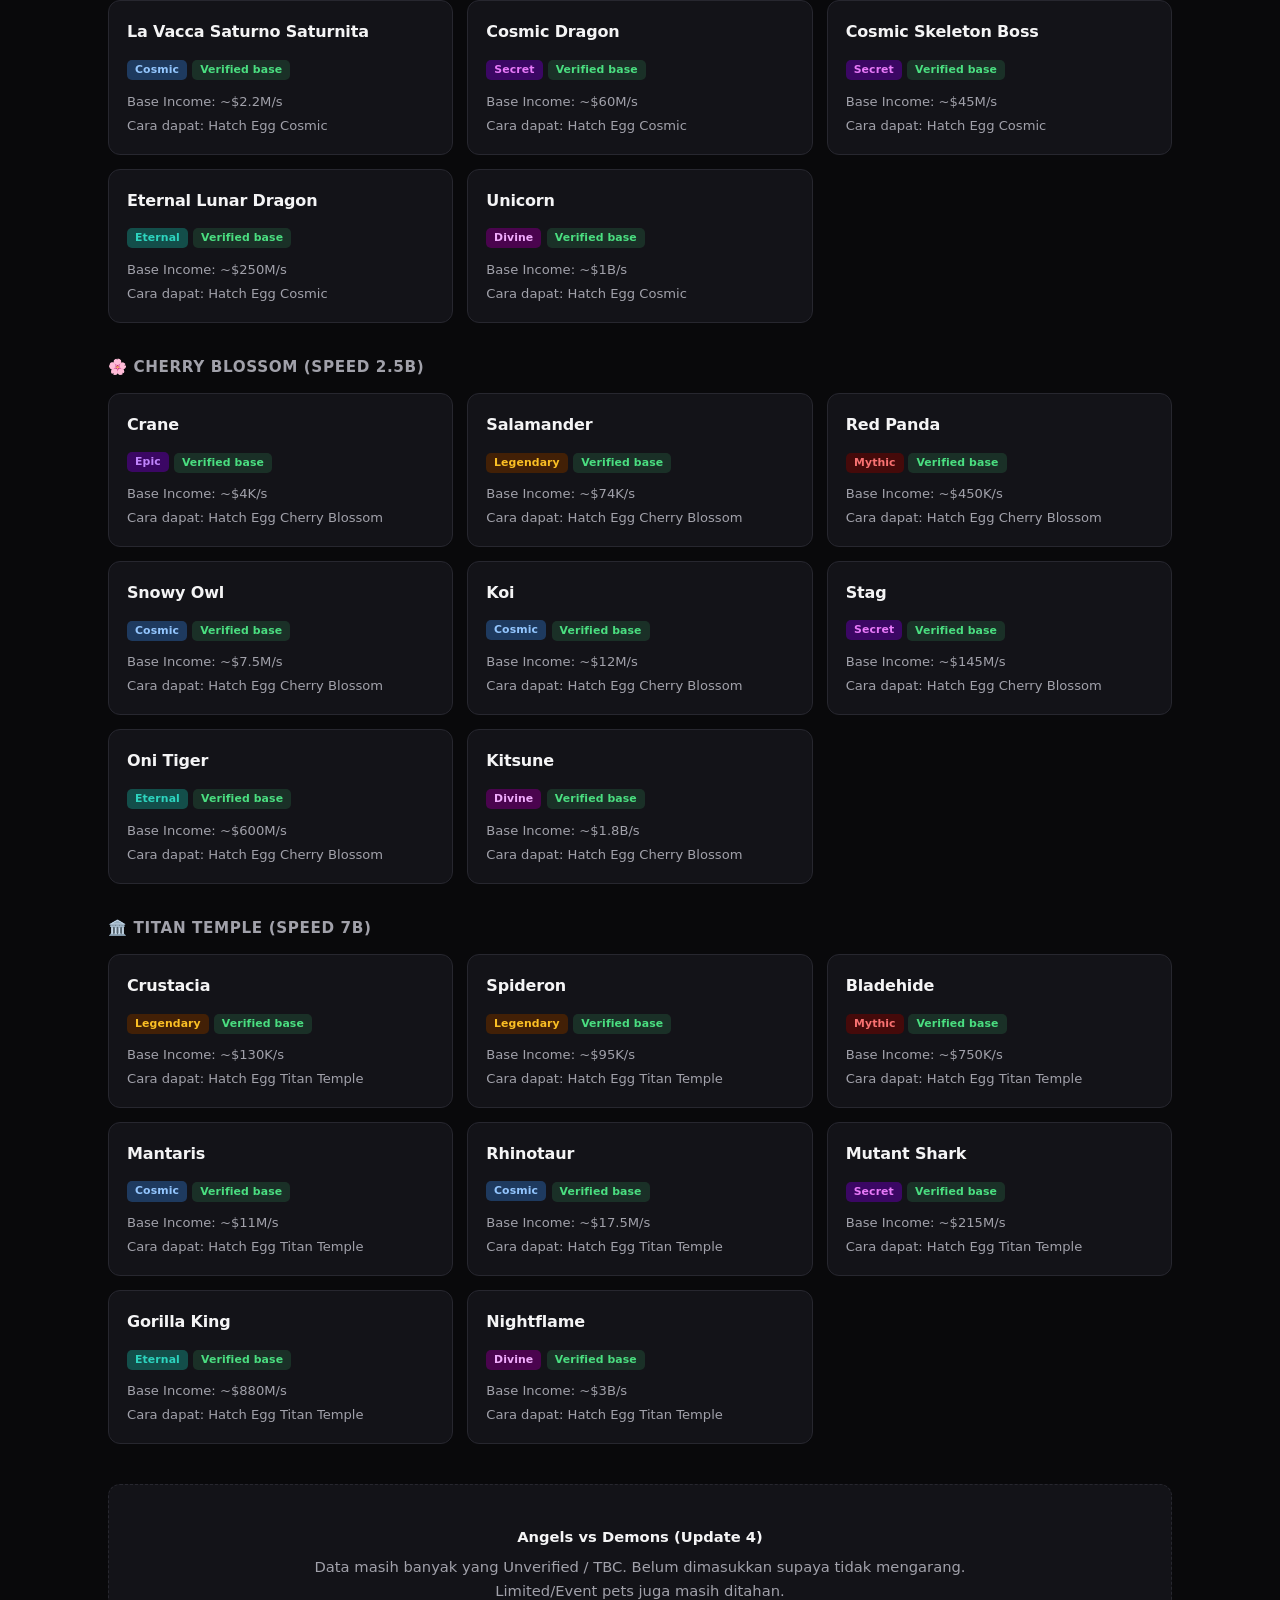
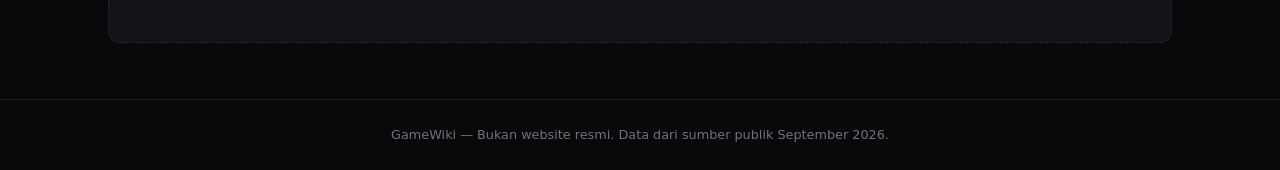
<file: item.HTML>
<!DOCTYPE html>
<html lang="id">
<head>
  <meta charset="UTF-8">
  <meta name="viewport" content="width=device-width, initial-scale=1.0">
  <title>Items / Pets — Steal An Egg | GameWiki</title>
  <link rel="stylesheet" href="../../style.css">
</head>
<body>
  <header class="header">
    <div class="header-inner">
      <a href="../../index.html" class="logo">
        <div class="logo-icon">G</div>
        Game<span>Wiki</span>
      </a>
      <nav class="nav">
        <a href="../../index.html">Beranda</a>
        <a href="index.html">Steal An Egg</a>
      </nav>
    </div>
  </header>

  <main class="container">
    <div class="game-header">
      <h1>Database Item / Pets</h1>
      <p class="game-meta">Steal An Egg · Data dicek: 13 Sep 2026</p>
      <div class="game-nav">
        <a href="index.html">Overview</a>
        <a href="items.html" class="active">Database Item</a>
        <a href="codes.html">Codes</a>
        <a href="updates.html">Updates</a>
        <a href="about.html">About</a>
      </div>
    </div>

    <div class="filters">
      <input type="text" id="item-search" placeholder="Cari item...">
      <select id="category-filter">
        <option value="">Semua Kategori</option>
        <option value="pet">Pet</option>
      </select>
      <select id="rarity-filter">
        <option value="">Semua Rarity</option>
        <option value="common">Common</option>
        <option value="uncommon">Uncommon</option>
        <option value="rare">Rare</option>
        <option value="epic">Epic</option>
        <option value="legendary">Legendary</option>
        <option value="mythic">Mythic</option>
        <option value="cosmic">Cosmic</option>
        <option value="secret">Secret</option>
        <option value="eternal">Eternal</option>
        <option value="divine">Divine</option>
      </select>
    </div>

    <p style="color: var(--text-muted); font-size: 0.9rem; margin-bottom: 16px;">
      <strong>Catatan:</strong> Income = <em>base</em>. Final = Base × Size × Mutation.<br>
      Status: <span class="badge badge-verified">Verified base</span> = data stabil antar sumber.<br>
      <span class="badge badge-unverified">Unverified</span> = masih bervariasi / kurang solid.
    </p>

    <h2 class="section-title">🌲 Forest (Start)</h2>
    <div class="card-grid">
      <div class="card item-card" data-name="chicken" data-category="pet" data-rarity="common">
        <h3>Chicken</h3>
        <div><span class="badge badge-rarity-common">Common</span> <span class="badge badge-verified">Verified base</span></div>
        <div class="item-stats"><span>Base Income: ~$1/s</span><span>Cara dapat: Hatch Egg Forest</span></div>
      </div>
      <div class="card item-card" data-name="dog" data-category="pet" data-rarity="common">
        <h3>Dog</h3>
        <div><span class="badge badge-rarity-common">Common</span> <span class="badge badge-verified">Verified base</span></div>
        <div class="item-stats"><span>Base Income: ~$2/s</span><span>Cara dapat: Hatch Egg Forest</span></div>
      </div>
      <div class="card item-card" data-name="bird" data-category="pet" data-rarity="uncommon">
        <h3>Bird</h3>
        <div><span class="badge badge-rarity-uncommon">Uncommon</span> <span class="badge badge-verified">Verified base</span></div>
        <div class="item-stats"><span>Base Income: ~$8/s</span><span>Cara dapat: Hatch Egg Forest</span></div>
      </div>
      <div class="card item-card" data-name="burrowing owl" data-category="pet" data-rarity="rare">
        <h3>Burrowing Owl</h3>
        <div><span class="badge badge-rarity-rare">Rare</span> <span class="badge badge-verified">Verified base</span></div>
        <div class="item-stats"><span>Base Income: ~$35/s</span><span>Cara dapat: Hatch Egg Forest</span></div>
      </div>
      <div class="card item-card" data-name="raccoon" data-category="pet" data-rarity="rare">
        <h3>Raccoon</h3>
        <div><span class="badge badge-rarity-rare">Rare</span> <span class="badge badge-verified">Verified base</span></div>
        <div class="item-stats"><span>Base Income: ~$45/s</span><span>Cara dapat: Hatch Egg Forest</span></div>
      </div>
      <div class="card item-card" data-name="fox" data-category="pet" data-rarity="epic">
        <h3>Fox</h3>
        <div><span class="badge badge-rarity-epic">Epic</span> <span class="badge badge-verified">Verified base</span></div>
        <div class="item-stats"><span>Base Income: ~$180/s</span><span>Cara dapat: Hatch Egg Forest</span></div>
      </div>
      <div class="card item-card" data-name="bear" data-category="pet" data-rarity="epic">
        <h3>Bear</h3>
        <div><span class="badge badge-rarity-epic">Epic</span> <span class="badge badge-verified">Verified base</span></div>
        <div class="item-stats"><span>Base Income: ~$240/s</span><span>Cara dapat: Hatch Egg Forest</span></div>
      </div>
      <div class="card item-card" data-name="brr brr patapim" data-category="pet" data-rarity="legendary">
        <h3>Brr Brr Patapim</h3>
        <div><span class="badge badge-rarity-legendary">Legendary</span> <span class="badge badge-verified">Verified base</span></div>
        <div class="item-stats"><span>Base Income: ~$1.8K/s</span><span>Cara dapat: Hatch Egg Forest</span></div>
      </div>
    </div>

    <h2 class="section-title" style="margin-top:32px">🌊 Lake (Speed 900)</h2>
    <div class="card-grid">
      <div class="card item-card" data-name="frog" data-category="pet" data-rarity="common">
        <h3>Frog</h3>
        <div><span class="badge badge-rarity-common">Common</span> <span class="badge badge-verified">Verified base</span></div>
        <div class="item-stats"><span>Base Income: ~$3/s</span><span>Cara dapat: Hatch Egg Lake</span></div>
      </div>
      <div class="card item-card" data-name="duckling" data-category="pet" data-rarity="common">
        <h3>Duckling</h3>
        <div><span class="badge badge-rarity-common">Common</span> <span class="badge badge-verified">Verified base</span></div>
        <div class="item-stats"><span>Base Income: ~$4/s</span><span>Cara dapat: Hatch Egg Lake</span></div>
      </div>
      <div class="card item-card" data-name="catfish" data-category="pet" data-rarity="uncommon">
        <h3>Catfish</h3>
        <div><span class="badge badge-rarity-uncommon">Uncommon</span> <span class="badge badge-verified">Verified base</span></div>
        <div class="item-stats"><span>Base Income: ~$12/s</span><span>Cara dapat: Hatch Egg Lake</span></div>
      </div>
      <div class="card item-card" data-name="turtle" data-category="pet" data-rarity="rare">
        <h3>Turtle</h3>
        <div><span class="badge badge-rarity-rare">Rare</span> <span class="badge badge-verified">Verified base</span></div>
        <div class="item-stats"><span>Base Income: ~$60/s</span><span>Cara dapat: Hatch Egg Lake</span></div>
      </div>
      <div class="card item-card" data-name="trulimero trulicina" data-category="pet" data-rarity="epic">
        <h3>Trulimero Trulicina</h3>
        <div><span class="badge badge-rarity-epic">Epic</span> <span class="badge badge-verified">Verified base</span></div>
        <div class="item-stats"><span>Base Income: ~$260/s</span><span>Cara dapat: Hatch Egg Lake</span></div>
      </div>
      <div class="card item-card" data-name="swan" data-category="pet" data-rarity="epic">
        <h3>Swan</h3>
        <div><span class="badge badge-rarity-epic">Epic</span> <span class="badge badge-unverified">Unverified</span></div>
        <div class="item-stats"><span>Base Income: ~$320/s</span><span>Cara dapat: Hatch Egg Lake</span></div>
      </div>
      <div class="card item-card" data-name="axolotl" data-category="pet" data-rarity="legendary">
        <h3>Axolotl</h3>
        <div><span class="badge badge-rarity-legendary">Legendary</span> <span class="badge badge-unverified">Unverified</span></div>
        <div class="item-stats"><span>Base Income: ~$2.8K/s</span><span>Cara dapat: Hatch Egg Lake</span></div>
      </div>
      <div class="card item-card" data-name="leviathan" data-category="pet" data-rarity="cosmic">
        <h3>Leviathan</h3>
        <div><span class="badge badge-rarity-cosmic">Cosmic</span> <span class="badge badge-unverified">Unverified</span></div>
        <div class="item-stats"><span>Base Income: ~$220K/s</span><span>Cara dapat: Hatch Egg Lake</span></div>
      </div>
    </div>

    <h2 class="section-title" style="margin-top:32px">🏜️ Desert (Speed 10K)</h2>
    <div class="card-grid">
      <div class="card item-card" data-name="jerboa" data-category="pet" data-rarity="common">
        <h3>Jerboa</h3>
        <div><span class="badge badge-rarity-common">Common</span> <span class="badge badge-verified">Verified base</span></div>
        <div class="item-stats"><span>Base Income: ~$6/s</span><span>Cara dapat: Hatch Egg Desert</span></div>
      </div>
      <div class="card item-card" data-name="fennec" data-category="pet" data-rarity="uncommon">
        <h3>Fennec</h3>
        <div><span class="badge badge-rarity-uncommon">Uncommon</span> <span class="badge badge-verified">Verified base</span></div>
        <div class="item-stats"><span>Base Income: ~$18/s</span><span>Cara dapat: Hatch Egg Desert</span></div>
      </div>
      <div class="card item-card" data-name="camel" data-category="pet" data-rarity="rare">
        <h3>Camel</h3>
        <div><span class="badge badge-rarity-rare">Rare</span> <span class="badge badge-verified">Verified base</span></div>
        <div class="item-stats"><span>Base Income: ~$75/s</span><span>Cara dapat: Hatch Egg Desert</span></div>
      </div>
      <div class="card item-card" data-name="sand spider" data-category="pet" data-rarity="mythic">
        <h3>Sand Spider</h3>
        <div><span class="badge badge-rarity-mythic">Mythic</span> <span class="badge badge-verified">Verified base</span></div>
        <div class="item-stats"><span>Base Income: ~$16K/s</span><span>Cara dapat: Hatch Egg Desert</span></div>
      </div>
    </div>

    <h2 class="section-title" style="margin-top:32px">🌴 Jungle (Speed 40K)</h2>
    <div class="card-grid">
      <div class="card item-card" data-name="toucan" data-category="pet" data-rarity="rare">
        <h3>Toucan</h3>
        <div><span class="badge badge-rarity-rare">Rare</span> <span class="badge badge-verified">Verified base</span></div>
        <div class="item-stats"><span>Base Income: ~$110/s</span><span>Cara dapat: Hatch Egg Jungle</span></div>
      </div>
      <div class="card item-card" data-name="chimpanzee" data-category="pet" data-rarity="rare">
        <h3>Chimpanzee</h3>
        <div><span class="badge badge-rarity-rare">Rare</span> <span class="badge badge-verified">Verified base</span></div>
        <div class="item-stats"><span>Base Income: ~$90/s</span><span>Cara dapat: Hatch Egg Jungle</span></div>
      </div>
      <div class="card item-card" data-name="crocodile" data-category="pet" data-rarity="epic">
        <h3>Crocodile</h3>
        <div><span class="badge badge-rarity-epic">Epic</span> <span class="badge badge-verified">Verified base</span></div>
        <div class="item-stats"><span>Base Income: ~$420/s</span><span>Cara dapat: Hatch Egg Jungle</span></div>
      </div>
      <div class="card item-card" data-name="gorilla" data-category="pet" data-rarity="legendary">
        <h3>Gorilla</h3>
        <div><span class="badge badge-rarity-legendary">Legendary</span> <span class="badge badge-verified">Verified base</span></div>
        <div class="item-stats"><span>Base Income: ~$4.8K/s</span><span>Cara dapat: Hatch Egg Jungle</span></div>
      </div>
      <div class="card item-card" data-name="spider" data-category="pet" data-rarity="mythic">
        <h3>Spider</h3>
        <div><span class="badge badge-rarity-mythic">Mythic</span> <span class="badge badge-verified">Verified base</span></div>
        <div class="item-stats"><span>Base Income: ~$22K/s</span><span>Cara dapat: Hatch Egg Jungle</span></div>
      </div>
    </div>

    <h2 class="section-title" style="margin-top:32px">❄️ Snow (Speed 170K)</h2>
    <div class="card-grid">
      <div class="card item-card" data-name="penguin" data-category="pet" data-rarity="rare">
        <h3>Penguin</h3>
        <div><span class="badge badge-rarity-rare">Rare</span> <span class="badge badge-verified">Verified base</span></div>
        <div class="item-stats"><span>Base Income: ~$140/s</span><span>Cara dapat: Hatch Egg Snow</span></div>
      </div>
      <div class="card item-card" data-name="walrus" data-category="pet" data-rarity="epic">
        <h3>Walrus</h3>
        <div><span class="badge badge-rarity-epic">Epic</span> <span class="badge badge-verified">Verified base</span></div>
        <div class="item-stats"><span>Base Income: ~$600/s</span><span>Cara dapat: Hatch Egg Snow</span></div>
      </div>
      <div class="card item-card" data-name="polar bear" data-category="pet" data-rarity="legendary">
        <h3>Polar Bear</h3>
        <div><span class="badge badge-rarity-legendary">Legendary</span> <span class="badge badge-verified">Verified base</span></div>
        <div class="item-stats"><span>Base Income: ~$7K/s</span><span>Cara dapat: Hatch Egg Snow</span></div>
      </div>
      <div class="card item-card" data-name="sabertooth tiger" data-category="pet" data-rarity="mythic">
        <h3>Sabertooth Tiger</h3>
        <div><span class="badge badge-rarity-mythic">Mythic</span> <span class="badge badge-verified">Verified base</span></div>
        <div class="item-stats"><span>Base Income: ~$35K/s</span><span>Cara dapat: Hatch Egg Snow</span></div>
      </div>
      <div class="card item-card" data-name="mammoth" data-category="pet" data-rarity="mythic">
        <h3>Mammoth</h3>
        <div><span class="badge badge-rarity-mythic">Mythic</span> <span class="badge badge-verified">Verified base</span></div>
        <div class="item-stats"><span>Base Income: ~$42K/s</span><span>Cara dapat: Hatch Egg Snow</span></div>
      </div>
      <div class="card item-card" data-name="king mammoth" data-category="pet" data-rarity="cosmic">
        <h3>King Mammoth</h3>
        <div><span class="badge badge-rarity-cosmic">Cosmic</span> <span class="badge badge-verified">Verified base</span></div>
        <div class="item-stats"><span>Base Income: ~$400K/s</span><span>Cara dapat: Hatch Egg Snow</span></div>
      </div>
      <div class="card item-card" data-name="yeti" data-category="pet" data-rarity="secret">
        <h3>Yeti</h3>
        <div><span class="badge badge-rarity-secret">Secret</span> <span class="badge badge-unverified">Unverified</span></div>
        <div class="item-stats"><span>Base Income: ~$5M/s</span><span>Cara dapat: Hatch Egg Snow</span></div>
      </div>
      <div class="card item-card" data-name="ice dragon" data-category="pet" data-rarity="eternal">
        <h3>Ice Dragon</h3>
        <div><span class="badge badge-rarity-eternal">Eternal</span> <span class="badge badge-unverified">Unverified</span></div>
        <div class="item-stats"><span>Base Income: ~$65M/s</span><span>Cara dapat: Hatch Egg Snow</span></div>
      </div>
    </div>

        <!-- VOLCANO -->
    <h2 class="section-title" style="margin-top:32px">🌋 Volcano (Speed 700K)</h2>
    <div class="card-grid">
      <div class="card item-card" data-name="lava gecko" data-category="pet" data-rarity="rare">
        <h3>Lava Gecko</h3>
        <div><span class="badge badge-rarity-rare">Rare</span> <span class="badge badge-verified">Verified base</span></div>
        <div class="item-stats"><span>Base Income: ~$180/s</span><span>Cara dapat: Hatch Egg Volcano</span></div>
      </div>
      <div class="card item-card" data-name="lava frog" data-category="pet" data-rarity="epic">
        <h3>Lava Frog</h3>
        <div><span class="badge badge-rarity-epic">Epic</span> <span class="badge badge-verified">Verified base</span></div>
        <div class="item-stats"><span>Base Income: ~$850/s</span><span>Cara dapat: Hatch Egg Volcano</span></div>
      </div>
      <div class="card item-card" data-name="flaming bull" data-category="pet" data-rarity="legendary">
        <h3>Flaming Bull</h3>
        <div><span class="badge badge-rarity-legendary">Legendary</span> <span class="badge badge-verified">Verified base</span></div>
        <div class="item-stats"><span>Base Income: ~$9.5K/s</span><span>Cara dapat: Hatch Egg Volcano</span></div>
      </div>
      <div class="card item-card" data-name="lava iguana" data-category="pet" data-rarity="legendary">
        <h3>Lava Iguana</h3>
        <div><span class="badge badge-rarity-legendary">Legendary</span> <span class="badge badge-verified">Verified base</span></div>
        <div class="item-stats"><span>Base Income: ~$11K/s</span><span>Cara dapat: Hatch Egg Volcano</span></div>
      </div>
      <div class="card item-card" data-name="chillin chilli" data-category="pet" data-rarity="mythic">
        <h3>Chillin Chilli</h3>
        <div><span class="badge badge-rarity-mythic">Mythic</span> <span class="badge badge-verified">Verified base</span></div>
        <div class="item-stats"><span>Base Income: ~$55K/s</span><span>Cara dapat: Hatch Egg Volcano</span></div>
      </div>
      <div class="card item-card" data-name="cerberus" data-category="pet" data-rarity="secret">
        <h3>Cerberus</h3>
        <div><span class="badge badge-rarity-secret">Secret</span> <span class="badge badge-verified">Verified base</span></div>
        <div class="item-stats"><span>Base Income: ~$8M/s</span><span>Cara dapat: Hatch Egg Volcano</span></div>
      </div>
      <div class="card item-card" data-name="phoenix" data-category="pet" data-rarity="eternal">
        <h3>Phoenix</h3>
        <div><span class="badge badge-rarity-eternal">Eternal</span> <span class="badge badge-verified">Verified base</span></div>
        <div class="item-stats"><span>Base Income: ~$85M/s</span><span>Cara dapat: Hatch Egg Volcano</span></div>
      </div>
      <div class="card item-card" data-name="lava dragon" data-category="pet" data-rarity="eternal">
        <h3>Lava Dragon</h3>
        <div><span class="badge badge-rarity-eternal">Eternal</span> <span class="badge badge-verified">Verified base</span></div>
        <div class="item-stats"><span>Base Income: ~$100M/s</span><span>Cara dapat: Hatch Egg Volcano</span></div>
      </div>
    </div>

    <!-- ABYSS OCEAN -->
    <h2 class="section-title" style="margin-top:32px">🌊 Abyss Ocean (Speed 2.5M)</h2>
    <div class="card-grid">
      <div class="card item-card" data-name="parrotfish" data-category="pet" data-rarity="rare">
        <h3>Parrotfish</h3>
        <div><span class="badge badge-rarity-rare">Rare</span> <span class="badge badge-verified">Verified base</span></div>
        <div class="item-stats"><span>Base Income: ~$220/s</span><span>Cara dapat: Hatch Egg Abyss Ocean</span></div>
      </div>
      <div class="card item-card" data-name="swordfish" data-category="pet" data-rarity="epic">
        <h3>Swordfish</h3>
        <div><span class="badge badge-rarity-epic">Epic</span> <span class="badge badge-verified">Verified base</span></div>
        <div class="item-stats"><span>Base Income: ~$1.1K/s</span><span>Cara dapat: Hatch Egg Abyss Ocean</span></div>
      </div>
      <div class="card item-card" data-name="shark" data-category="pet" data-rarity="legendary">
        <h3>Shark</h3>
        <div><span class="badge badge-rarity-legendary">Legendary</span> <span class="badge badge-verified">Verified base</span></div>
        <div class="item-stats"><span>Base Income: ~$15K/s</span><span>Cara dapat: Hatch Egg Abyss Ocean</span></div>
      </div>
      <div class="card item-card" data-name="orca" data-category="pet" data-rarity="mythic">
        <h3>Orca</h3>
        <div><span class="badge badge-rarity-mythic">Mythic</span> <span class="badge badge-verified">Verified base</span></div>
        <div class="item-stats"><span>Base Income: ~$80K/s</span><span>Cara dapat: Hatch Egg Abyss Ocean</span></div>
      </div>
      <div class="card item-card" data-name="whale shark" data-category="pet" data-rarity="cosmic">
        <h3>Whale Shark</h3>
        <div><span class="badge badge-rarity-cosmic">Cosmic</span> <span class="badge badge-verified">Verified base</span></div>
        <div class="item-stats"><span>Base Income: ~$700K/s</span><span>Cara dapat: Hatch Egg Abyss Ocean</span></div>
      </div>
      <div class="card item-card" data-name="beluga whale" data-category="pet" data-rarity="cosmic">
        <h3>Beluga Whale</h3>
        <div><span class="badge badge-rarity-cosmic">Cosmic</span> <span class="badge badge-verified">Verified base</span></div>
        <div class="item-stats"><span>Base Income: ~$850K/s</span><span>Cara dapat: Hatch Egg Abyss Ocean</span></div>
      </div>
      <div class="card item-card" data-name="kraken" data-category="pet" data-rarity="secret">
        <h3>Kraken</h3>
        <div><span class="badge badge-rarity-secret">Secret</span> <span class="badge badge-verified">Verified base</span></div>
        <div class="item-stats"><span>Base Income: ~$15M/s</span><span>Cara dapat: Hatch Egg Abyss Ocean</span></div>
      </div>
      <div class="card item-card" data-name="el maja" data-category="pet" data-rarity="eternal">
        <h3>El Maja</h3>
        <div><span class="badge badge-rarity-eternal">Eternal</span> <span class="badge badge-verified">Verified base</span></div>
        <div class="item-stats"><span>Base Income: ~$130M/s</span><span>Cara dapat: Hatch Egg Abyss Ocean</span></div>
      </div>
    </div>

    <!-- PREHISTORIC -->
    <h2 class="section-title" style="margin-top:32px">🦖 Prehistoric (Speed 17-18M)</h2>
    <div class="card-grid">
      <div class="card item-card" data-name="dodo" data-category="pet" data-rarity="rare">
        <h3>Dodo</h3>
        <div><span class="badge badge-rarity-rare">Rare</span> <span class="badge badge-verified">Verified base</span></div>
        <div class="item-stats"><span>Base Income: ~$280/s</span><span>Cara dapat: Hatch Egg Prehistoric</span></div>
      </div>
      <div class="card item-card" data-name="pterodactyl" data-category="pet" data-rarity="legendary">
        <h3>Pterodactyl</h3>
        <div><span class="badge badge-rarity-legendary">Legendary</span> <span class="badge badge-verified">Verified base</span></div>
        <div class="item-stats"><span>Base Income: ~$22K/s</span><span>Cara dapat: Hatch Egg Prehistoric</span></div>
      </div>
      <div class="card item-card" data-name="ankylosaurus" data-category="pet" data-rarity="mythic">
        <h3>Ankylosaurus</h3>
        <div><span class="badge badge-rarity-mythic">Mythic</span> <span class="badge badge-verified">Verified base</span></div>
        <div class="item-stats"><span>Base Income: ~$120K/s</span><span>Cara dapat: Hatch Egg Prehistoric</span></div>
      </div>
      <div class="card item-card" data-name="triceratops" data-category="pet" data-rarity="cosmic">
        <h3>Triceratops</h3>
        <div><span class="badge badge-rarity-cosmic">Cosmic</span> <span class="badge badge-verified">Verified base</span></div>
        <div class="item-stats"><span>Base Income: ~$1.2M/s</span><span>Cara dapat: Hatch Egg Prehistoric</span></div>
      </div>
      <div class="card item-card" data-name="bronto" data-category="pet" data-rarity="cosmic">
        <h3>Bronto</h3>
        <div><span class="badge badge-rarity-cosmic">Cosmic</span> <span class="badge badge-verified">Verified base</span></div>
        <div class="item-stats"><span>Base Income: ~$1.5M/s</span><span>Cara dapat: Hatch Egg Prehistoric</span></div>
      </div>
      <div class="card item-card" data-name="t-rex" data-category="pet" data-rarity="secret">
        <h3>T-Rex</h3>
        <div><span class="badge badge-rarity-secret">Secret</span> <span class="badge badge-verified">Verified base</span></div>
        <div class="item-stats"><span>Base Income: ~$25M/s</span><span>Cara dapat: Hatch Egg Prehistoric</span></div>
      </div>
      <div class="card item-card" data-name="tralaledon" data-category="pet" data-rarity="secret">
        <h3>Tralaledon</h3>
        <div><span class="badge badge-rarity-secret">Secret</span> <span class="badge badge-verified">Verified base</span></div>
        <div class="item-stats"><span>Base Income: ~$32M/s</span><span>Cara dapat: Hatch Egg Prehistoric</span></div>
      </div>
      <div class="card item-card" data-name="mosasaurus" data-category="pet" data-rarity="eternal">
        <h3>Mosasaurus</h3>
        <div><span class="badge badge-rarity-eternal">Eternal</span> <span class="badge badge-verified">Verified base</span></div>
        <div class="item-stats"><span>Base Income: ~$180M/s</span><span>Cara dapat: Hatch Egg Prehistoric</span></div>
      </div>
    </div>

    <!-- COSMIC -->
    <h2 class="section-title" style="margin-top:32px">🌌 Cosmic (Speed 700M)</h2>
    <div class="card-grid">
      <div class="card item-card" data-name="centapede" data-category="pet" data-rarity="epic">
        <h3>Centapede</h3>
        <div><span class="badge badge-rarity-epic">Epic</span> <span class="badge badge-verified">Verified base</span></div>
        <div class="item-stats"><span>Base Income: ~$1.5K/s</span><span>Cara dapat: Hatch Egg Cosmic</span></div>
      </div>
      <div class="card item-card" data-name="cosmic gecko" data-category="pet" data-rarity="legendary">
        <h3>Cosmic Gecko</h3>
        <div><span class="badge badge-rarity-legendary">Legendary</span> <span class="badge badge-verified">Verified base</span></div>
        <div class="item-stats"><span>Base Income: ~$30K/s</span><span>Cara dapat: Hatch Egg Cosmic</span></div>
      </div>
      <div class="card item-card" data-name="cosmic gorilla" data-category="pet" data-rarity="mythic">
        <h3>Cosmic Gorilla</h3>
        <div><span class="badge badge-rarity-mythic">Mythic</span> <span class="badge badge-verified">Verified base</span></div>
        <div class="item-stats"><span>Base Income: ~$180K/s</span><span>Cara dapat: Hatch Egg Cosmic</span></div>
      </div>
      <div class="card item-card" data-name="la vacca saturno saturnita" data-category="pet" data-rarity="cosmic">
        <h3>La Vacca Saturno Saturnita</h3>
        <div><span class="badge badge-rarity-cosmic">Cosmic</span> <span class="badge badge-verified">Verified base</span></div>
        <div class="item-stats"><span>Base Income: ~$2.2M/s</span><span>Cara dapat: Hatch Egg Cosmic</span></div>
      </div>
      <div class="card item-card" data-name="cosmic dragon" data-category="pet" data-rarity="secret">
        <h3>Cosmic Dragon</h3>
        <div><span class="badge badge-rarity-secret">Secret</span> <span class="badge badge-verified">Verified base</span></div>
        <div class="item-stats"><span>Base Income: ~$60M/s</span><span>Cara dapat: Hatch Egg Cosmic</span></div>
      </div>
      <div class="card item-card" data-name="cosmic skeleton boss" data-category="pet" data-rarity="secret">
        <h3>Cosmic Skeleton Boss</h3>
        <div><span class="badge badge-rarity-secret">Secret</span> <span class="badge badge-verified">Verified base</span></div>
        <div class="item-stats"><span>Base Income: ~$45M/s</span><span>Cara dapat: Hatch Egg Cosmic</span></div>
      </div>
      <div class="card item-card" data-name="eternal lunar dragon" data-category="pet" data-rarity="eternal">
        <h3>Eternal Lunar Dragon</h3>
        <div><span class="badge badge-rarity-eternal">Eternal</span> <span class="badge badge-verified">Verified base</span></div>
        <div class="item-stats"><span>Base Income: ~$250M/s</span><span>Cara dapat: Hatch Egg Cosmic</span></div>
      </div>
      <div class="card item-card" data-name="unicorn" data-category="pet" data-rarity="divine">
        <h3>Unicorn</h3>
        <div><span class="badge badge-rarity-divine">Divine</span> <span class="badge badge-verified">Verified base</span></div>
        <div class="item-stats"><span>Base Income: ~$1B/s</span><span>Cara dapat: Hatch Egg Cosmic</span></div>
      </div>
    </div>

    <!-- CHERRY BLOSSOM -->
    <h2 class="section-title" style="margin-top:32px">🌸 Cherry Blossom (Speed 2.5B)</h2>
    <div class="card-grid">
      <div class="card item-card" data-name="crane" data-category="pet" data-rarity="epic">
        <h3>Crane</h3>
        <div><span class="badge badge-rarity-epic">Epic</span> <span class="badge badge-verified">Verified base</span></div>
        <div class="item-stats"><span>Base Income: ~$4K/s</span><span>Cara dapat: Hatch Egg Cherry Blossom</span></div>
      </div>
      <div class="card item-card" data-name="salamander" data-category="pet" data-rarity="legendary">
        <h3>Salamander</h3>
        <div><span class="badge badge-rarity-legendary">Legendary</span> <span class="badge badge-verified">Verified base</span></div>
        <div class="item-stats"><span>Base Income: ~$74K/s</span><span>Cara dapat: Hatch Egg Cherry Blossom</span></div>
      </div>
      <div class="card item-card" data-name="red panda" data-category="pet" data-rarity="mythic">
        <h3>Red Panda</h3>
        <div><span class="badge badge-rarity-mythic">Mythic</span> <span class="badge badge-verified">Verified base</span></div>
        <div class="item-stats"><span>Base Income: ~$450K/s</span><span>Cara dapat: Hatch Egg Cherry Blossom</span></div>
      </div>
      <div class="card item-card" data-name="snowy owl" data-category="pet" data-rarity="cosmic">
        <h3>Snowy Owl</h3>
        <div><span class="badge badge-rarity-cosmic">Cosmic</span> <span class="badge badge-verified">Verified base</span></div>
        <div class="item-stats"><span>Base Income: ~$7.5M/s</span><span>Cara dapat: Hatch Egg Cherry Blossom</span></div>
      </div>
      <div class="card item-card" data-name="koi" data-category="pet" data-rarity="cosmic">
        <h3>Koi</h3>
        <div><span class="badge badge-rarity-cosmic">Cosmic</span> <span class="badge badge-verified">Verified base</span></div>
        <div class="item-stats"><span>Base Income: ~$12M/s</span><span>Cara dapat: Hatch Egg Cherry Blossom</span></div>
      </div>
      <div class="card item-card" data-name="stag" data-category="pet" data-rarity="secret">
        <h3>Stag</h3>
        <div><span class="badge badge-rarity-secret">Secret</span> <span class="badge badge-verified">Verified base</span></div>
        <div class="item-stats"><span>Base Income: ~$145M/s</span><span>Cara dapat: Hatch Egg Cherry Blossom</span></div>
      </div>
      <div class="card item-card" data-name="oni tiger" data-category="pet" data-rarity="eternal">
        <h3>Oni Tiger</h3>
        <div><span class="badge badge-rarity-eternal">Eternal</span> <span class="badge badge-verified">Verified base</span></div>
        <div class="item-stats"><span>Base Income: ~$600M/s</span><span>Cara dapat: Hatch Egg Cherry Blossom</span></div>
      </div>
      <div class="card item-card" data-name="kitsune" data-category="pet" data-rarity="divine">
        <h3>Kitsune</h3>
        <div><span class="badge badge-rarity-divine">Divine</span> <span class="badge badge-verified">Verified base</span></div>
        <div class="item-stats"><span>Base Income: ~$1.8B/s</span><span>Cara dapat: Hatch Egg Cherry Blossom</span></div>
      </div>
    </div>

    <!-- TITAN TEMPLE -->
    <h2 class="section-title" style="margin-top:32px">🏛️ Titan Temple (Speed 7B)</h2>
    <div class="card-grid">
      <div class="card item-card" data-name="crustacia" data-category="pet" data-rarity="legendary">
        <h3>Crustacia</h3>
        <div><span class="badge badge-rarity-legendary">Legendary</span> <span class="badge badge-verified">Verified base</span></div>
        <div class="item-stats"><span>Base Income: ~$130K/s</span><span>Cara dapat: Hatch Egg Titan Temple</span></div>
      </div>
      <div class="card item-card" data-name="spideron" data-category="pet" data-rarity="legendary">
        <h3>Spideron</h3>
        <div><span class="badge badge-rarity-legendary">Legendary</span> <span class="badge badge-verified">Verified base</span></div>
        <div class="item-stats"><span>Base Income: ~$95K/s</span><span>Cara dapat: Hatch Egg Titan Temple</span></div>
      </div>
      <div class="card item-card" data-name="bladehide" data-category="pet" data-rarity="mythic">
        <h3>Bladehide</h3>
        <div><span class="badge badge-rarity-mythic">Mythic</span> <span class="badge badge-verified">Verified base</span></div>
        <div class="item-stats"><span>Base Income: ~$750K/s</span><span>Cara dapat: Hatch Egg Titan Temple</span></div>
      </div>
      <div class="card item-card" data-name="mantaris" data-category="pet" data-rarity="cosmic">
        <h3>Mantaris</h3>
        <div><span class="badge badge-rarity-cosmic">Cosmic</span> <span class="badge badge-verified">Verified base</span></div>
        <div class="item-stats"><span>Base Income: ~$11M/s</span><span>Cara dapat: Hatch Egg Titan Temple</span></div>
      </div>
      <div class="card item-card" data-name="rhinotaur" data-category="pet" data-rarity="cosmic">
        <h3>Rhinotaur</h3>
        <div><span class="badge badge-rarity-cosmic">Cosmic</span> <span class="badge badge-verified">Verified base</span></div>
        <div class="item-stats"><span>Base Income: ~$17.5M/s</span><span>Cara dapat: Hatch Egg Titan Temple</span></div>
      </div>
      <div class="card item-card" data-name="mutant shark" data-category="pet" data-rarity="secret">
        <h3>Mutant Shark</h3>
        <div><span class="badge badge-rarity-secret">Secret</span> <span class="badge badge-verified">Verified base</span></div>
        <div class="item-stats"><span>Base Income: ~$215M/s</span><span>Cara dapat: Hatch Egg Titan Temple</span></div>
      </div>
      <div class="card item-card" data-name="gorilla king" data-category="pet" data-rarity="eternal">
        <h3>Gorilla King</h3>
        <div><span class="badge badge-rarity-eternal">Eternal</span> <span class="badge badge-verified">Verified base</span></div>
        <div class="item-stats"><span>Base Income: ~$880M/s</span><span>Cara dapat: Hatch Egg Titan Temple</span></div>
      </div>
      <div class="card item-card" data-name="nightflame" data-category="pet" data-rarity="divine">
        <h3>Nightflame</h3>
        <div><span class="badge badge-rarity-divine">Divine</span> <span class="badge badge-verified">Verified base</span></div>
        <div class="item-stats"><span>Base Income: ~$3B/s</span><span>Cara dapat: Hatch Egg Titan Temple</span></div>
      </div>
    </div>

    <div class="empty-state" style="margin-top: 40px;">
      <p><strong>Angels vs Demons (Update 4)</strong></p>
      <p>Data masih banyak yang Unverified / TBC. Belum dimasukkan supaya tidak mengarang.</p>
      <p>Limited/Event pets juga masih ditahan.</p>
    </div>

  </main>

  <footer class="footer">
    <p>GameWiki — Bukan website resmi. Data dari sumber publik September 2026.</p>
  </footer>

  <script src="../../script.js"></script>
</body>
</html>
</file>
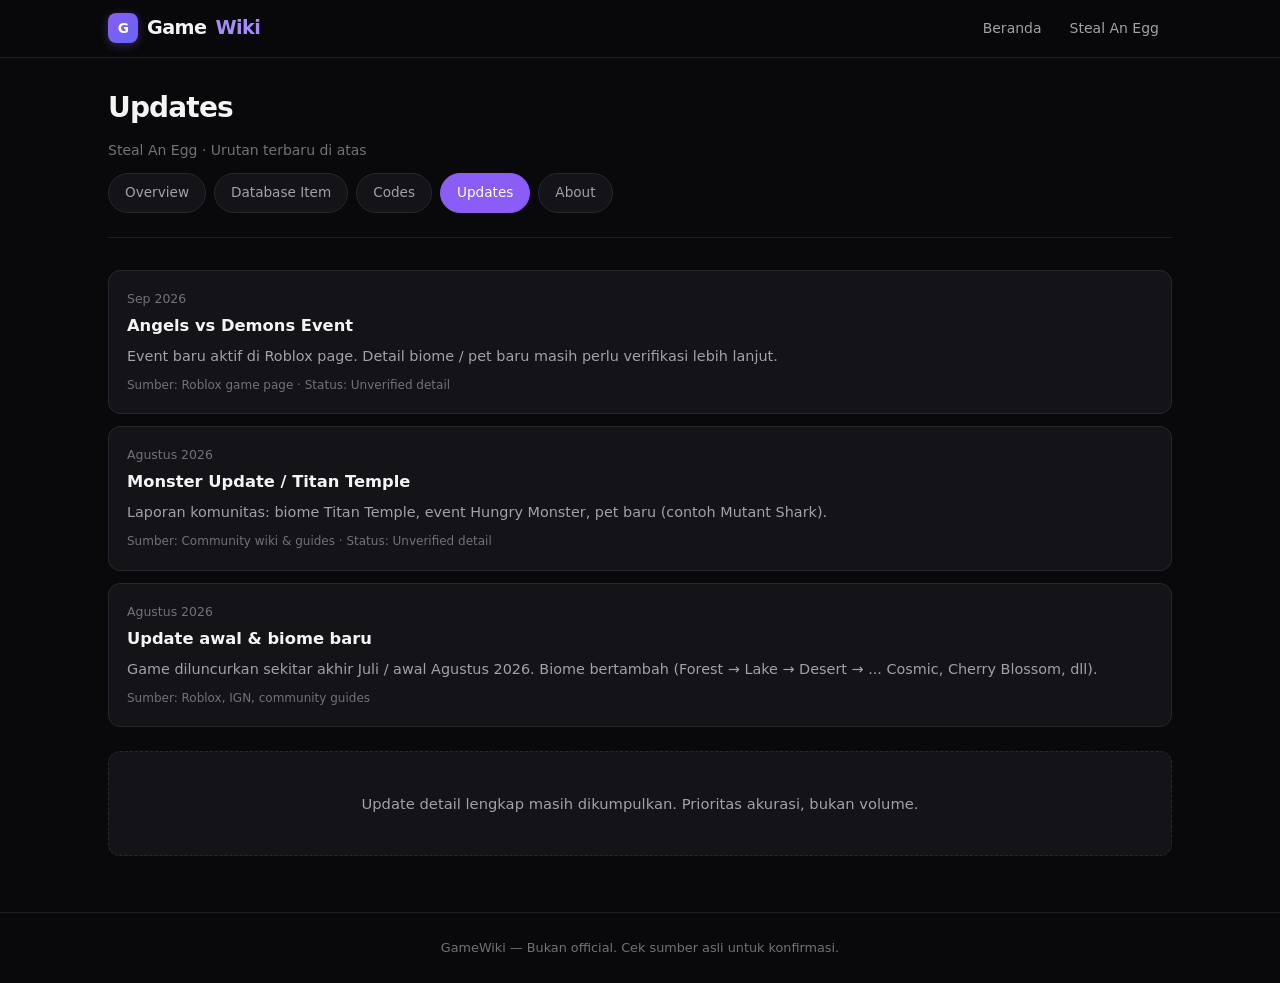
<file: update.HTML>
<!DOCTYPE html>
<html lang="id">
<head>
  <meta charset="UTF-8">
  <meta name="viewport" content="width=device-width, initial-scale=1.0">
  <title>Updates — Steal An Egg | GameWiki</title>
  <link rel="stylesheet" href="../../style.css">
</head>
<body>
  <header class="header">
    <div class="header-inner">
      <a href="../../index.html" class="logo">
        <div class="logo-icon">G</div>
        Game<span>Wiki</span>
      </a>
      <nav class="nav">
        <a href="../../index.html">Beranda</a>
        <a href="index.html">Steal An Egg</a>
      </nav>
    </div>
  </header>

  <main class="container">
    <div class="game-header">
      <h1>Updates</h1>
      <p class="game-meta">Steal An Egg · Urutan terbaru di atas</p>
      <div class="game-nav">
        <a href="index.html">Overview</a>
        <a href="items.html">Database Item</a>
        <a href="codes.html">Codes</a>
        <a href="updates.html" class="active">Updates</a>
        <a href="about.html">About</a>
      </div>
    </div>

    <div class="card update-card">
      <div class="update-date">Sep 2026</div>
      <div class="update-title">Angels vs Demons Event</div>
      <div class="update-content">
        Event baru aktif di Roblox page. Detail biome / pet baru masih perlu verifikasi lebih lanjut.
      </div>
      <div class="update-source">Sumber: Roblox game page · Status: Unverified detail</div>
    </div>

    <div class="card update-card">
      <div class="update-date">Agustus 2026</div>
      <div class="update-title">Monster Update / Titan Temple</div>
      <div class="update-content">
        Laporan komunitas: biome Titan Temple, event Hungry Monster, pet baru (contoh Mutant Shark).
      </div>
      <div class="update-source">Sumber: Community wiki & guides · Status: Unverified detail</div>
    </div>

    <div class="card update-card">
      <div class="update-date">Agustus 2026</div>
      <div class="update-title">Update awal & biome baru</div>
      <div class="update-content">
        Game diluncurkan sekitar akhir Juli / awal Agustus 2026. 
        Biome bertambah (Forest → Lake → Desert → ... Cosmic, Cherry Blossom, dll).
      </div>
      <div class="update-source">Sumber: Roblox, IGN, community guides</div>
    </div>

    <div class="empty-state" style="margin-top: 24px;">
      <p>Update detail lengkap masih dikumpulkan. Prioritas akurasi, bukan volume.</p>
    </div>
  </main>

  <footer class="footer">
    <p>GameWiki — Bukan official. Cek sumber asli untuk konfirmasi.</p>
  </footer>

  <script src="../../script.js"></script>
</body>
</html>
</file>
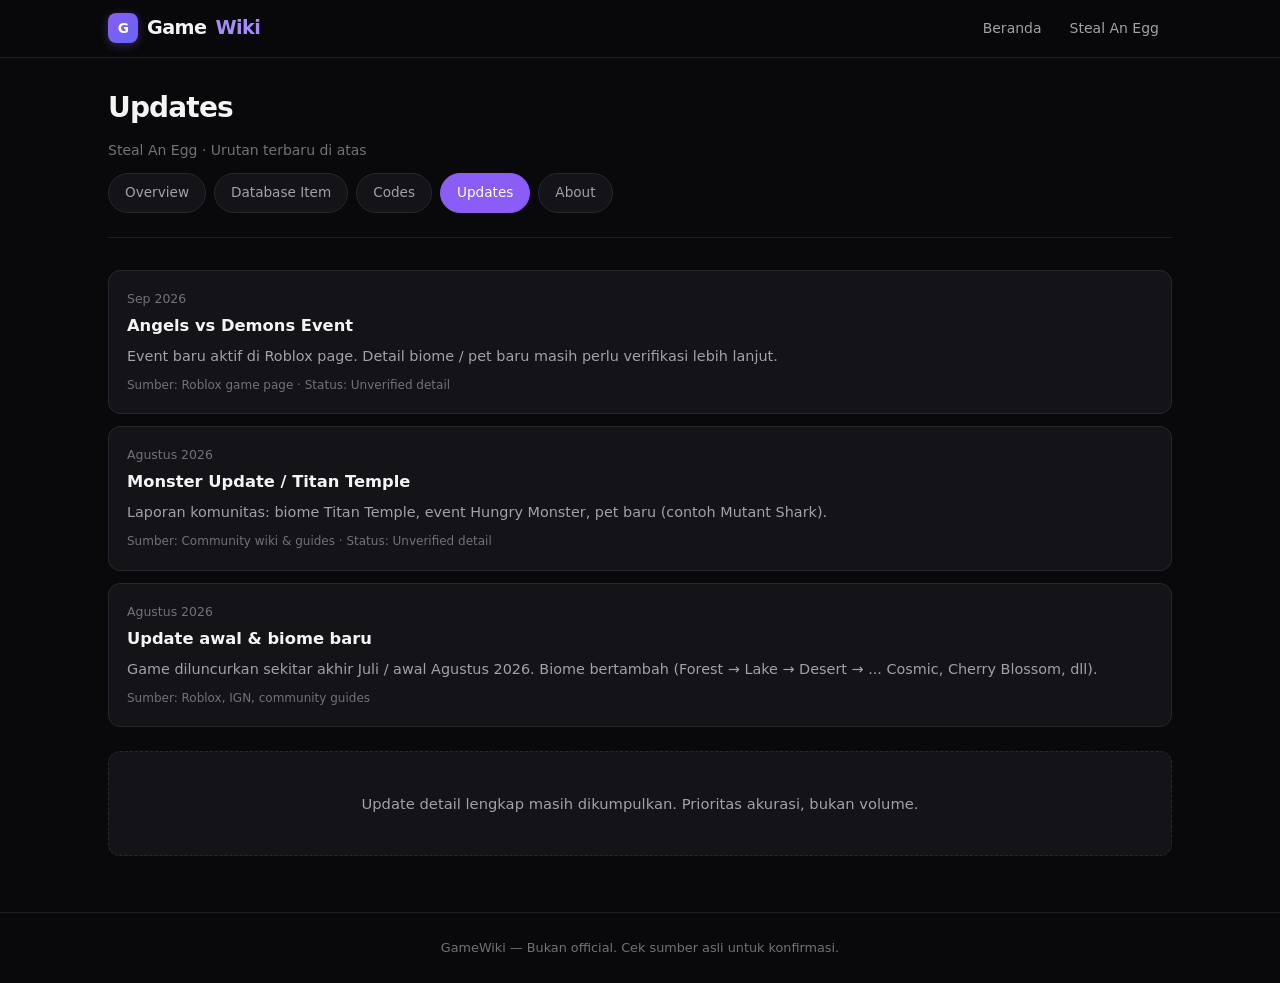
<file: update.html>
<!DOCTYPE html>
<html lang="id">
<head>
  <meta charset="UTF-8">
  <meta name="viewport" content="width=device-width, initial-scale=1.0">
  <title>Updates — Steal An Egg | GameWiki</title>
  <link rel="stylesheet" href="../../style.css">
</head>
<body>
  <header class="header">
    <div class="header-inner">
      <a href="../../index.html" class="logo">
        <div class="logo-icon">G</div>
        Game<span>Wiki</span>
      </a>
      <nav class="nav">
        <a href="../../index.html">Beranda</a>
        <a href="index.html">Steal An Egg</a>
      </nav>
    </div>
  </header>

  <main class="container">
    <div class="game-header">
      <h1>Updates</h1>
      <p class="game-meta">Steal An Egg · Urutan terbaru di atas</p>
      <div class="game-nav">
        <a href="index.html">Overview</a>
        <a href="items.html">Database Item</a>
        <a href="codes.html">Codes</a>
        <a href="updates.html" class="active">Updates</a>
        <a href="about.html">About</a>
      </div>
    </div>

    <div class="card update-card">
      <div class="update-date">Sep 2026</div>
      <div class="update-title">Angels vs Demons Event</div>
      <div class="update-content">
        Event baru aktif di Roblox page. Detail biome / pet baru masih perlu verifikasi lebih lanjut.
      </div>
      <div class="update-source">Sumber: Roblox game page · Status: Unverified detail</div>
    </div>

    <div class="card update-card">
      <div class="update-date">Agustus 2026</div>
      <div class="update-title">Monster Update / Titan Temple</div>
      <div class="update-content">
        Laporan komunitas: biome Titan Temple, event Hungry Monster, pet baru (contoh Mutant Shark).
      </div>
      <div class="update-source">Sumber: Community wiki & guides · Status: Unverified detail</div>
    </div>

    <div class="card update-card">
      <div class="update-date">Agustus 2026</div>
      <div class="update-title">Update awal & biome baru</div>
      <div class="update-content">
        Game diluncurkan sekitar akhir Juli / awal Agustus 2026. 
        Biome bertambah (Forest → Lake → Desert → ... Cosmic, Cherry Blossom, dll).
      </div>
      <div class="update-source">Sumber: Roblox, IGN, community guides</div>
    </div>

    <div class="empty-state" style="margin-top: 24px;">
      <p>Update detail lengkap masih dikumpulkan. Prioritas akurasi, bukan volume.</p>
    </div>
  </main>

  <footer class="footer">
    <p>GameWiki — Bukan official. Cek sumber asli untuk konfirmasi.</p>
  </footer>

  <script src="../../script.js"></script>
</body>
</html>
</file>
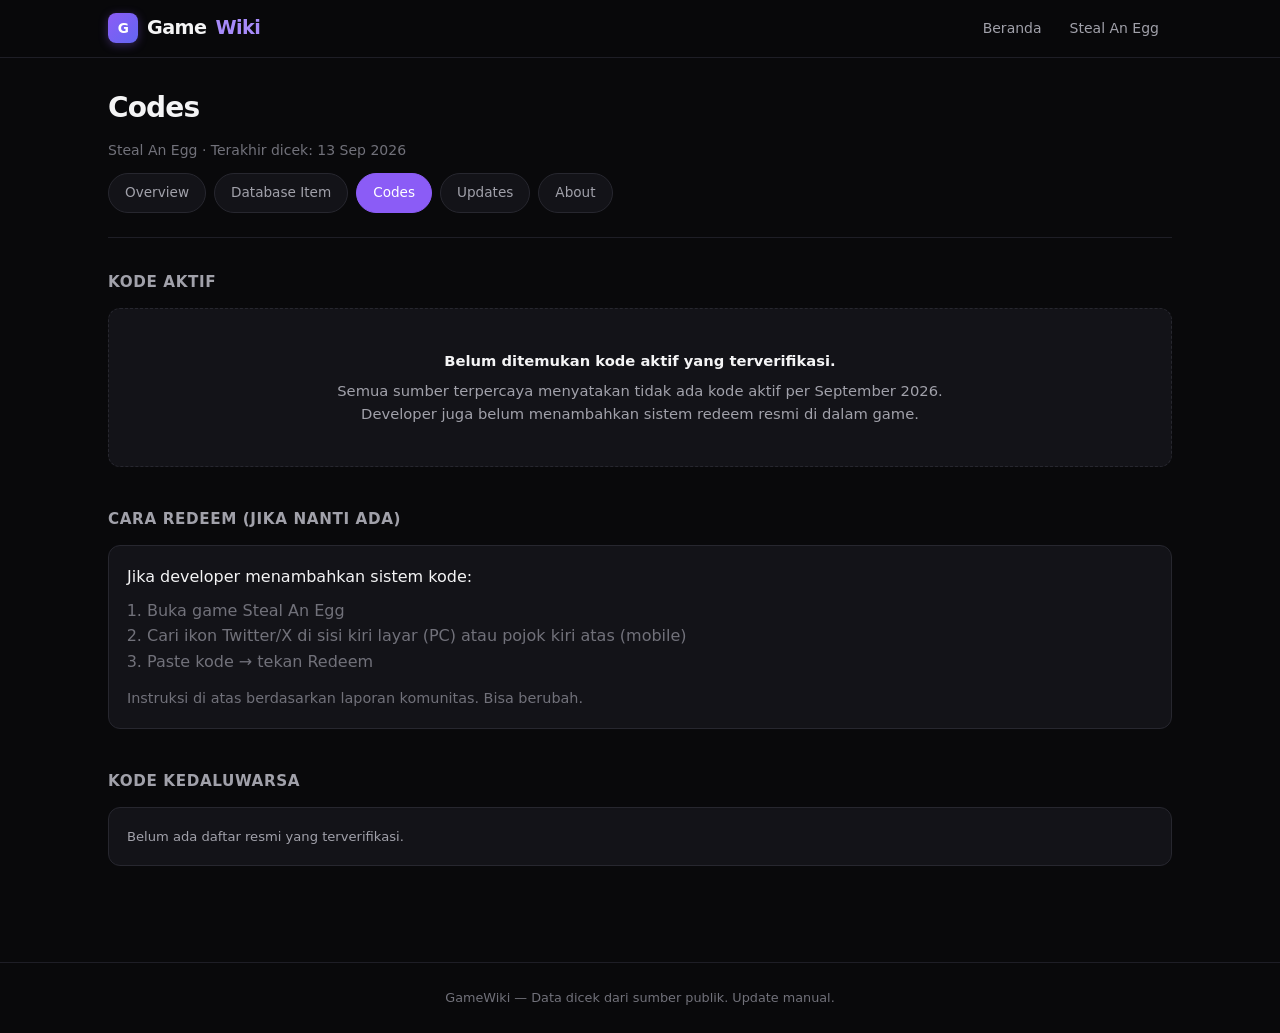
<file: games/steal-an-egg/codes.html>
<!DOCTYPE html>
<html lang="id">
<head>
  <meta charset="UTF-8">
  <meta name="viewport" content="width=device-width, initial-scale=1.0">
  <title>Codes — Steal An Egg | GameWiki</title>
  <link rel="stylesheet" href="../../style.css">
</head>
<body>
  <header class="header">
    <div class="header-inner">
      <a href="../../index.html" class="logo">
        <div class="logo-icon">G</div>
        Game<span>Wiki</span>
      </a>
      <nav class="nav">
        <a href="../../index.html">Beranda</a>
        <a href="index.html">Steal An Egg</a>
      </nav>
    </div>
  </header>

  <main class="container">
    <div class="game-header">
      <h1>Codes</h1>
      <p class="game-meta">Steal An Egg · Terakhir dicek: 13 Sep 2026</p>
      <div class="game-nav">
        <a href="index.html">Overview</a>
        <a href="items.html">Database Item</a>
        <a href="codes.html" class="active">Codes</a>
        <a href="updates.html">Updates</a>
        <a href="about.html">About</a>
      </div>
    </div>

    <section class="section">
      <h2 class="section-title">Kode Aktif</h2>
      <div class="empty-state">
        <p><strong>Belum ditemukan kode aktif yang terverifikasi.</strong></p>
        <p>Semua sumber terpercaya menyatakan tidak ada kode aktif per September 2026.</p>
        <p>Developer juga belum menambahkan sistem redeem resmi di dalam game.</p>
      </div>
    </section>

    <section class="section">
      <h2 class="section-title">Cara Redeem (jika nanti ada)</h2>
      <div class="card">
        <p>Jika developer menambahkan sistem kode:</p>
        <ol style="margin: 8px 0 0 20px; color: var(--text-muted);">
          <li>Buka game Steal An Egg</li>
          <li>Cari ikon Twitter/X di sisi kiri layar (PC) atau pojok kiri atas (mobile)</li>
          <li>Paste kode → tekan Redeem</li>
        </ol>
        <p style="margin-top: 12px; font-size: 0.9rem; color: var(--text-muted);">
          Instruksi di atas berdasarkan laporan komunitas. Bisa berubah.
        </p>
      </div>
    </section>

    <section class="section">
      <h2 class="section-title">Kode Kedaluwarsa</h2>
      <div class="card">
        <p class="item-stats">Belum ada daftar resmi yang terverifikasi.</p>
      </div>
    </section>
  </main>

  <footer class="footer">
    <p>GameWiki — Data dicek dari sumber publik. Update manual.</p>
  </footer>

  <script src="../../script.js"></script>
</body>
</html>
</file>
<file: style.css>
/* =====================================================
   GameWiki — Premium Dark Wiki Theme
   Clean · Modern · Mobile-first
   ===================================================== */
:root {
  --bg: #09090b;
  --bg-elevated: #0f0f12;
  --bg-card: #131318;
  --bg-card-hover: #1a1a22;
  --border: #27272f;
  --border-soft: #1e1e26;
  --text: #f4f4f5;
  --text-secondary: #a1a1aa;
  --text-muted: #71717a;
  --accent: #a78bfa;
  --accent-strong: #8b5cf6;
  --accent-soft: rgba(167, 139, 250, 0.12);
  --success: #4ade80;
  --warning: #fbbf24;
  --radius: 12px;
  --radius-sm: 8px;
  --radius-xs: 6px;
  --font: 'Inter', system-ui, -apple-system, BlinkMacSystemFont, 'Segoe UI', sans-serif;
  --shadow: 0 8px 30px rgba(0,0,0,0.35);
}

*, *::before, *::after { box-sizing: border-box; margin: 0; padding: 0; }

html { scroll-behavior: smooth; }

body {
  font-family: var(--font);
  background: var(--bg);
  color: var(--text);
  line-height: 1.6;
  min-height: 100vh;
  -webkit-font-smoothing: antialiased;
  -moz-osx-font-smoothing: grayscale;
}

a { color: var(--accent); text-decoration: none; transition: color .15s ease; }
a:hover { color: #c4b5fd; }

img { max-width: 100%; display: block; }

/* ========== HEADER ========== */
.header {
  position: sticky;
  top: 0;
  z-index: 200;
  height: 58px;
  background: rgba(9,9,11,0.85);
  backdrop-filter: blur(16px);
  -webkit-backdrop-filter: blur(16px);
  border-bottom: 1px solid var(--border-soft);
  display: flex;
  align-items: center;
}

.header-inner {
  width: 100%;
  max-width: 1100px;
  margin: 0 auto;
  padding: 0 18px;
  display: flex;
  align-items: center;
  justify-content: space-between;
  gap: 20px;
}

.logo {
  display: flex;
  align-items: center;
  gap: 9px;
  font-size: 1.2rem;
  font-weight: 700;
  color: var(--text);
  letter-spacing: -0.03em;
}

.logo-icon {
  width: 30px;
  height: 30px;
  border-radius: 8px;
  background: linear-gradient(135deg, #8b5cf6 0%, #6366f1 100%);
  display: grid;
  place-items: center;
  font-size: 0.85rem;
  font-weight: 800;
  color: #fff;
  box-shadow: 0 2px 10px rgba(139,92,246,0.35);
}

.logo span { color: var(--accent); }

.nav {
  display: flex;
  align-items: center;
  gap: 2px;
}

.nav a {
  color: var(--text-secondary);
  font-size: 0.875rem;
  font-weight: 500;
  padding: 7px 13px;
  border-radius: var(--radius-xs);
  transition: all .15s ease;
}

.nav a:hover,
.nav a.active {
  color: var(--text);
  background: var(--bg-card);
}

/* ========== LAYOUT ========== */
.container {
  width: 100%;
  max-width: 1100px;
  margin: 0 auto;
  padding: 28px 18px 56px;
}

/* ========== SEARCH ========== */
.search-wrap {
  margin-bottom: 32px;
}

.search-box {
  position: relative;
  max-width: 480px;
}

.search-box input {
  width: 100%;
  height: 46px;
  padding: 0 16px 0 44px;
  background: var(--bg-card);
  border: 1px solid var(--border);
  border-radius: var(--radius);
  color: var(--text);
  font-size: 0.95rem;
  outline: none;
  transition: border-color .2s, box-shadow .2s;
}

.search-box input::placeholder { color: var(--text-muted); }

.search-box input:focus {
  border-color: var(--accent-strong);
  box-shadow: 0 0 0 3px var(--accent-soft);
}

.search-icon {
  position: absolute;
  left: 15px;
  top: 50%;
  transform: translateY(-50%);
  color: var(--text-muted);
  font-size: 1rem;
  pointer-events: none;
}

/* ========== SECTIONS ========== */
.section {
  margin-bottom: 40px;
}

.section-title {
  font-size: 0.95rem;
  font-weight: 600;
  color: var(--text-secondary);
  text-transform: uppercase;
  letter-spacing: 0.04em;
  margin-bottom: 14px;
  display: flex;
  align-items: center;
  gap: 8px;
}

/* ========== CARDS ========== */
.card-grid {
  display: grid;
  grid-template-columns: repeat(auto-fill, minmax(270px, 1fr));
  gap: 14px;
}

.card {
  background: var(--bg-card);
  border: 1px solid var(--border);
  border-radius: var(--radius);
  padding: 18px;
  transition: border-color .2s, background .2s, transform .15s;
}

a.card {
  display: block;
  color: inherit;
}

a.card:hover {
  border-color: var(--accent-strong);
  background: var(--bg-card-hover);
  transform: translateY(-2px);
}

.card h3 {
  font-size: 1.05rem;
  font-weight: 600;
  margin-bottom: 6px;
  letter-spacing: -0.01em;
}

.card-meta {
  font-size: 0.84rem;
  color: var(--text-secondary);
  line-height: 1.5;
}

/* ========== GAME HEADER ========== */
.game-header {
  margin-bottom: 32px;
  padding-bottom: 24px;
  border-bottom: 1px solid var(--border-soft);
}

.game-header h1 {
  font-size: 1.75rem;
  font-weight: 700;
  letter-spacing: -0.03em;
  margin-bottom: 8px;
}

.game-meta {
  font-size: 0.875rem;
  color: var(--text-muted);
  margin-bottom: 12px;
}

.game-desc {
  font-size: 0.95rem;
  color: var(--text-secondary);
  max-width: 620px;
  margin-bottom: 18px;
}

.game-nav {
  display: flex;
  flex-wrap: wrap;
  gap: 8px;
}

.game-nav a {
  display: inline-flex;
  align-items: center;
  padding: 8px 16px;
  background: var(--bg-card);
  border: 1px solid var(--border);
  border-radius: 999px;
  color: var(--text-secondary);
  font-size: 0.85rem;
  font-weight: 500;
  transition: all .15s ease;
}

.game-nav a:hover {
  border-color: var(--accent-strong);
  color: var(--text);
}

.game-nav a.active {
  background: var(--accent-strong);
  border-color: var(--accent-strong);
  color: #fff;
}

/* ========== FILTERS ========== */
.filters {
  display: flex;
  flex-wrap: wrap;
  gap: 10px;
  margin-bottom: 20px;
  padding: 14px;
  background: var(--bg-elevated);
  border: 1px solid var(--border-soft);
  border-radius: var(--radius);
  position: sticky;
  top: 58px;
  z-index: 50;
}

.filters input,
.filters select {
  background: var(--bg-card);
  border: 1px solid var(--border);
  color: var(--text);
  padding: 9px 14px;
  border-radius: var(--radius-sm);
  font-size: 0.875rem;
  outline: none;
  transition: border-color .15s;
}

.filters input { min-width: 180px; flex: 1; }
.filters select { min-width: 130px; }

.filters input:focus,
.filters select:focus {
  border-color: var(--accent-strong);
}

.results-count {
  font-size: 0.82rem;
  color: var(--text-muted);
  margin-bottom: 14px;
}

/* ========== ITEM CARDS ========== */
.item-card {
  display: flex;
  flex-direction: column;
  gap: 10px;
}

.item-card h3 {
  font-size: 1rem;
  font-weight: 600;
  margin: 0;
}

.item-stats {
  font-size: 0.82rem;
  color: var(--text-secondary);
  display: flex;
  flex-direction: column;
  gap: 3px;
}

.item-stats span {
  display: flex;
  align-items: baseline;
  gap: 6px;
}

/* ========== BADGES ========== */
.badge {
  display: inline-flex;
  align-items: center;
  padding: 3px 8px;
  border-radius: 5px;
  font-size: 0.68rem;
  font-weight: 600;
  letter-spacing: 0.01em;
  line-height: 1.3;
}

.badge-verified { background: rgba(74,222,128,0.14); color: #4ade80; }
.badge-unverified { background: rgba(251,191,36,0.14); color: #fbbf24; }

.badge-rarity-common { background: #27272a; color: #a1a1aa; }
.badge-rarity-uncommon { background: #14532d; color: #4ade80; }
.badge-rarity-rare { background: #1e3a5f; color: #60a5fa; }
.badge-rarity-epic { background: #3b0764; color: #c084fc; }
.badge-rarity-legendary { background: #422006; color: #fbbf24; }
.badge-rarity-mythic { background: #450a0a; color: #f87171; }
.badge-rarity-cosmic { background: #1e3a5f; color: #93c5fd; }
.badge-rarity-secret { background: #3b0764; color: #e879f9; }
.badge-rarity-eternal { background: #134e4a; color: #2dd4bf; }
.badge-rarity-divine { background: #4a044e; color: #f0abfc; }

/* ========== UPDATES / CODES / ABOUT ========== */
.update-card {
  margin-bottom: 12px;
}

.update-date {
  font-size: 0.78rem;
  color: var(--text-muted);
  margin-bottom: 4px;
}

.update-title {
  font-size: 1.02rem;
  font-weight: 600;
  margin-bottom: 6px;
}

.update-content {
  font-size: 0.9rem;
  color: var(--text-secondary);
}

.update-source {
  font-size: 0.75rem;
  color: var(--text-muted);
  margin-top: 8px;
}

.empty-state {
  text-align: center;
  padding: 40px 24px;
  background: var(--bg-card);
  border: 1px dashed var(--border);
  border-radius: var(--radius);
  color: var(--text-secondary);
  font-size: 0.92rem;
}

.empty-state strong {
  color: var(--text);
  display: block;
  margin-bottom: 6px;
}

.about-content {
  max-width: 680px;
}

.about-content h3 {
  font-size: 1.08rem;
  font-weight: 600;
  margin: 28px 0 10px;
  color: var(--text);
}

.about-content p {
  font-size: 0.94rem;
  color: var(--text-secondary);
  margin-bottom: 14px;
}

/* ========== FOOTER ========== */
.footer {
  border-top: 1px solid var(--border-soft);
  padding: 24px 18px;
  text-align: center;
  color: var(--text-muted);
  font-size: 0.8rem;
  line-height: 1.7;
}

.footer p + p { margin-top: 2px; }

/* ========== RESPONSIVE ========== */
@media (max-width: 640px) {
  .header { height: 54px; }
  .header-inner { padding: 0 14px; }
  .logo { font-size: 1.1rem; }
  .logo-icon { width: 26px; height: 26px; font-size: 0.78rem; }
  .nav a { padding: 6px 10px; font-size: 0.82rem; }

  .container { padding: 20px 14px 48px; }

  .game-header h1 { font-size: 1.45rem; }
  .game-nav a { padding: 7px 13px; font-size: 0.82rem; }

  .card-grid {
    grid-template-columns: 1fr;
    gap: 12px;
  }

  .filters {
    flex-direction: column;
    top: 54px;
    padding: 12px;
  }

  .filters input,
  .filters select {
    width: 100%;
    min-width: 0;
  }

  .search-box { max-width: 100%; }
}

/* subtle fade-in */
@keyframes fadeUp {
  from { opacity: 0; transform: translateY(6px); }
  to { opacity: 1; transform: translateY(0); }
}

.card, .item-card {
  animation: fadeUp 0.3s ease both;
}
</file>
